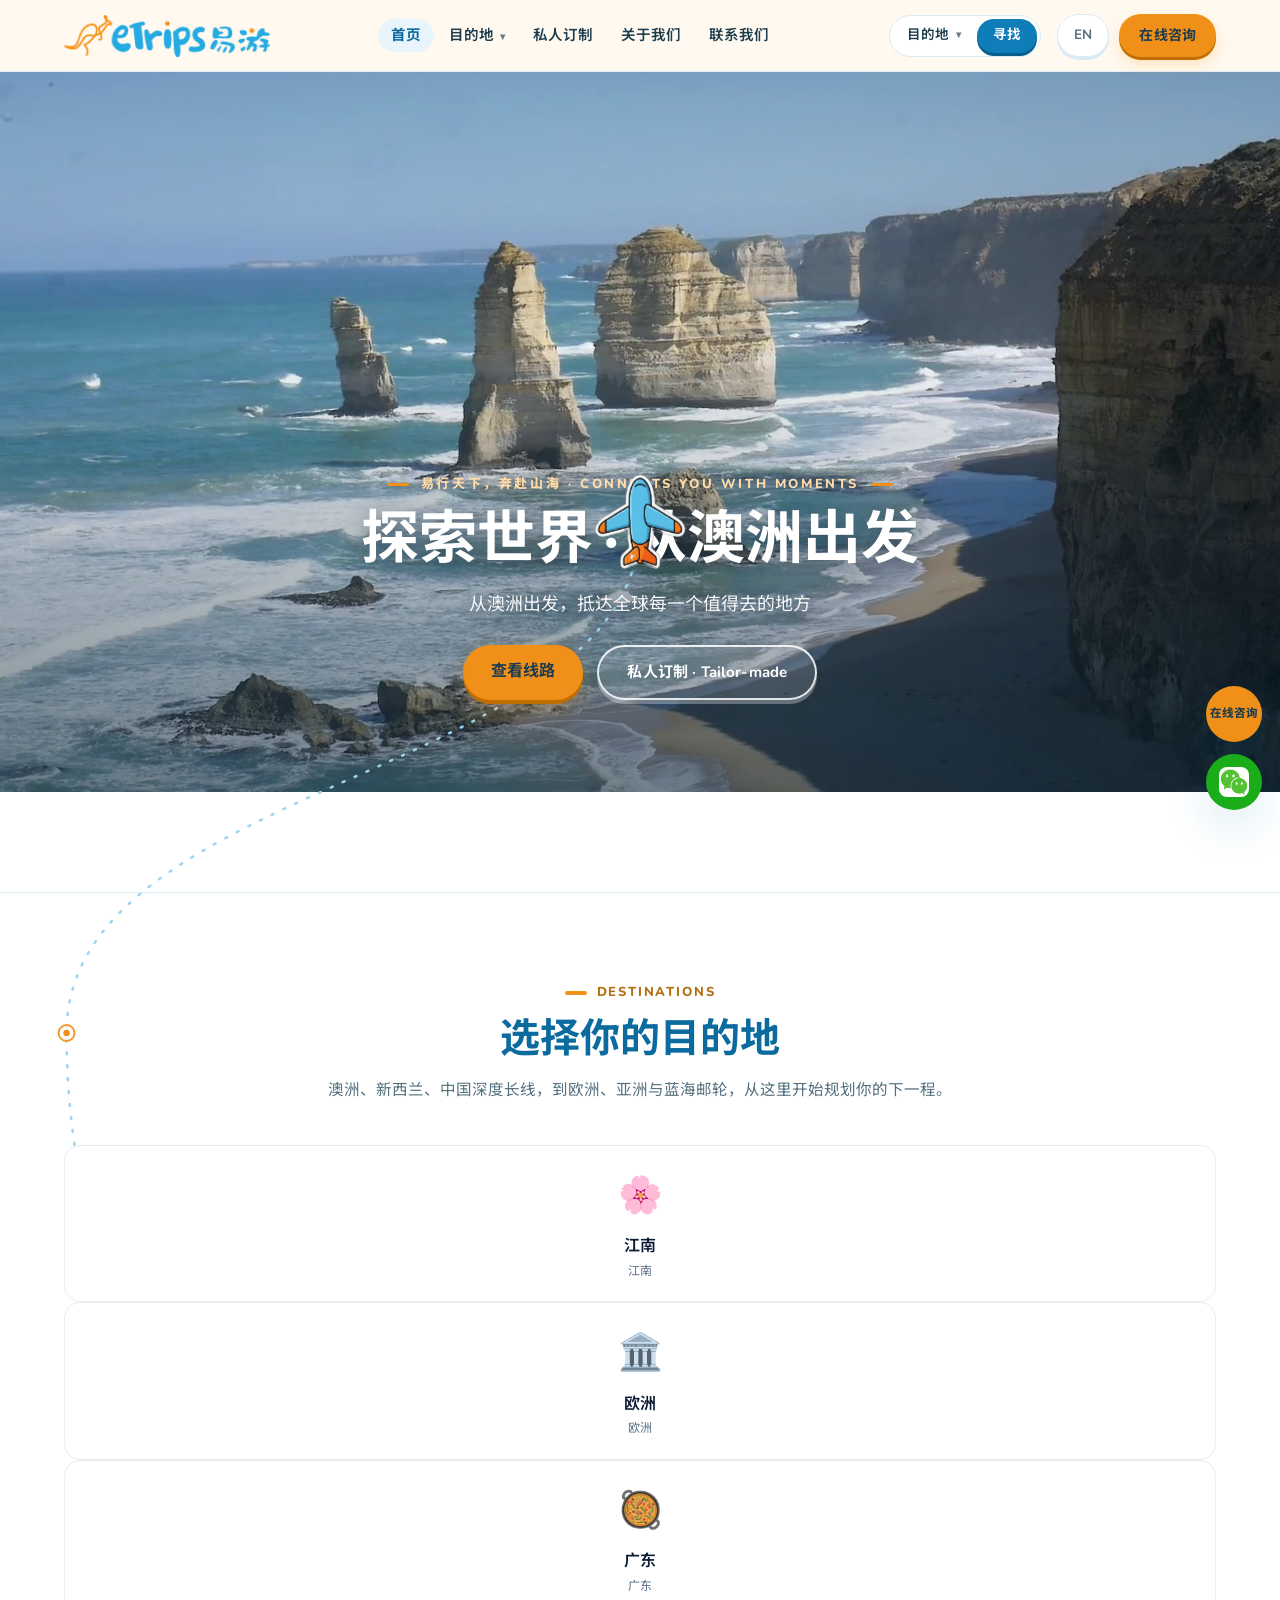
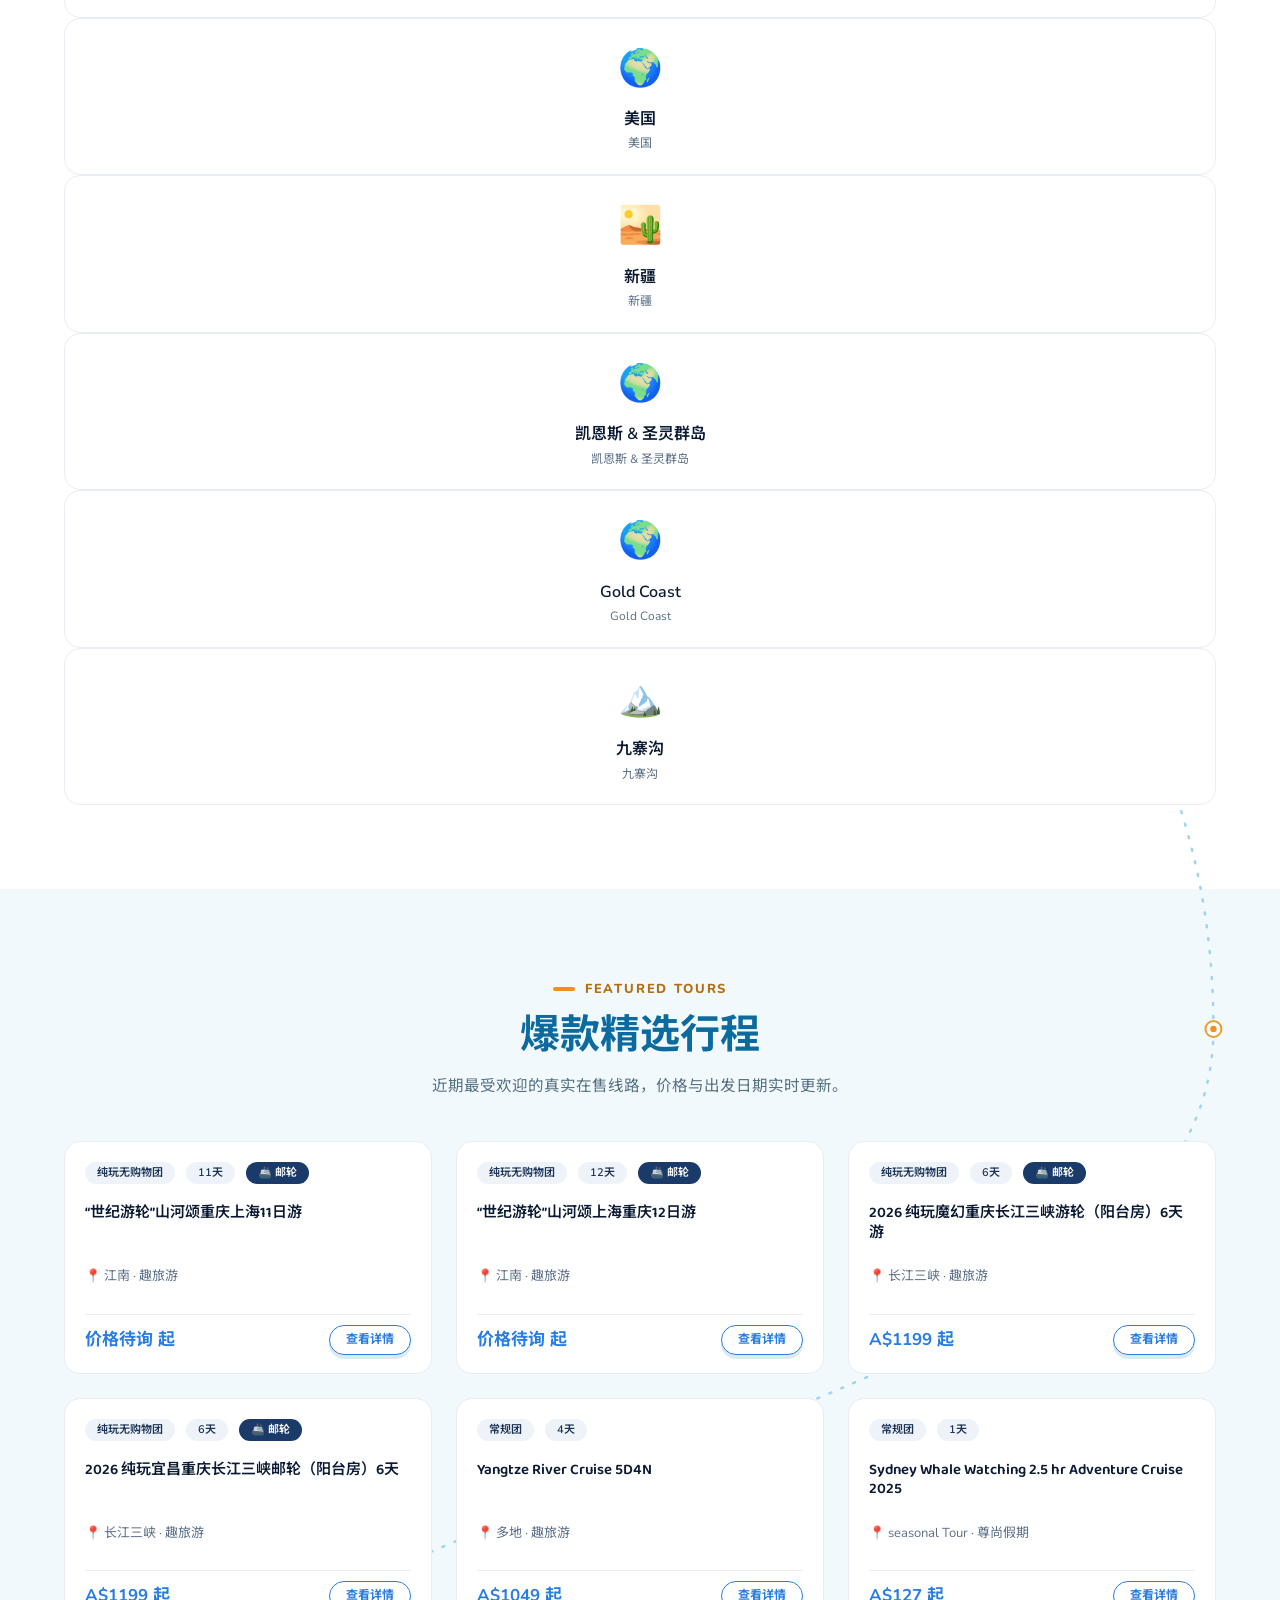
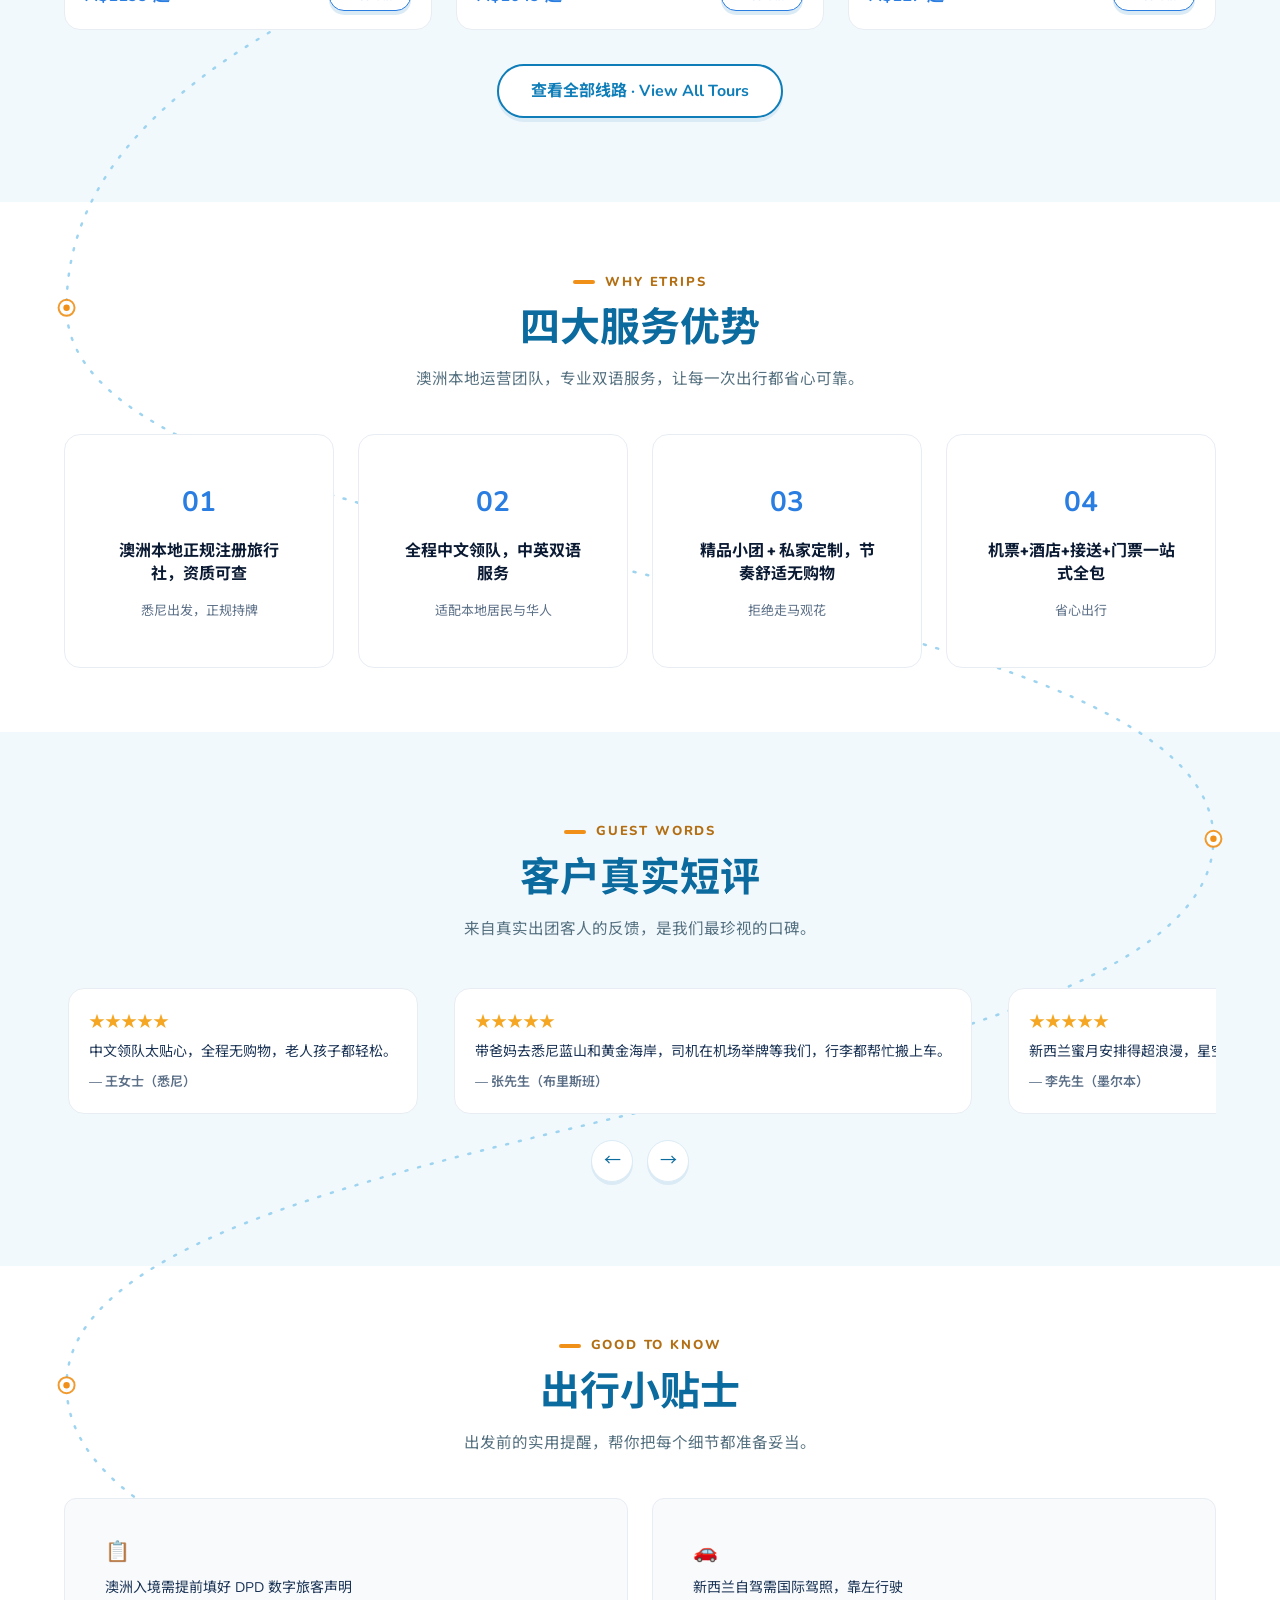
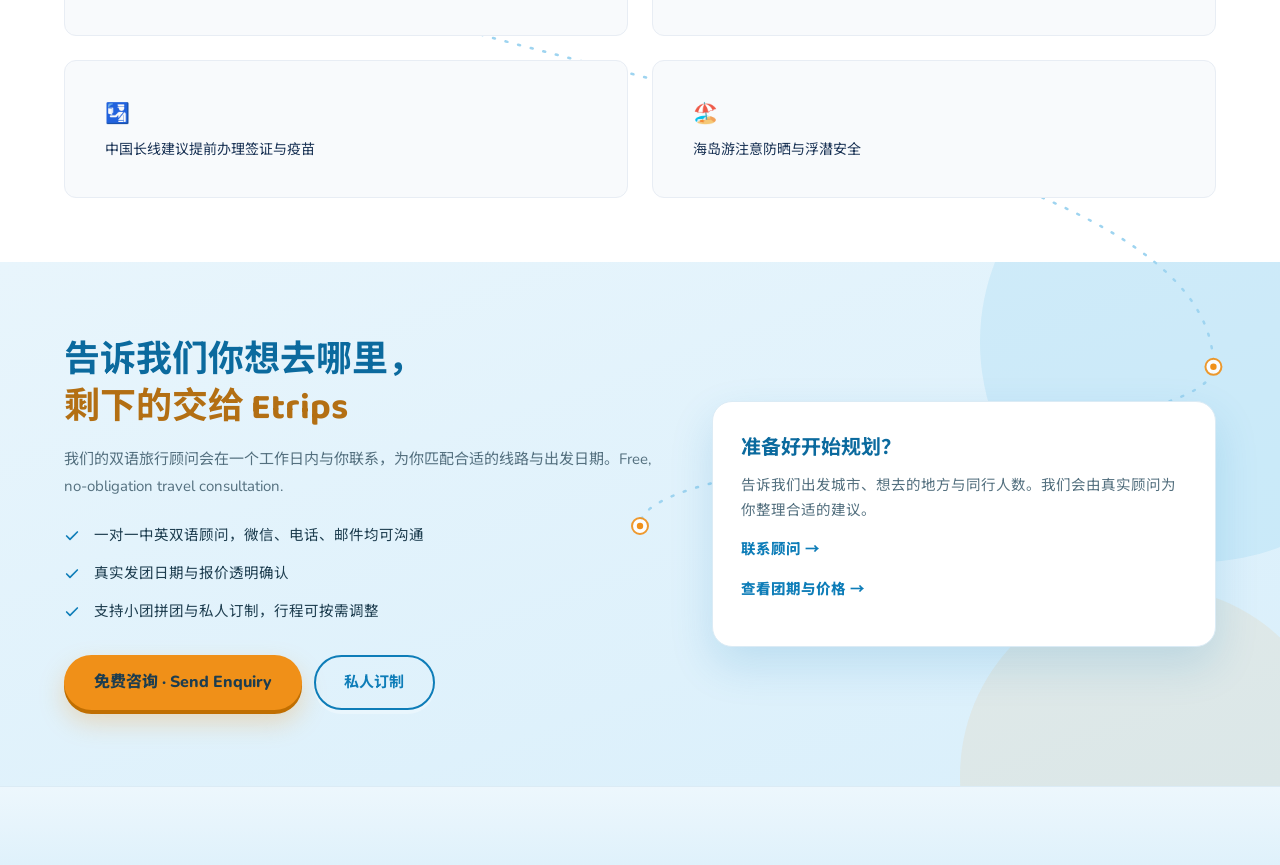
<file: index.html>
<!DOCTYPE html>
<html lang="zh">
<head>
  <meta charset="UTF-8">
  <meta name="viewport" content="width=device-width, initial-scale=1.0">
  <link rel="icon" type="image/png" href="assets/img/logo.png">
  <title>Etrips 国安易游 | 易行天下，奔赴山海 · Australia-Based Travel Experts</title>
  <meta name="description" content="Etrips 国安易游 — 澳洲本地双语旅行社。澳洲、新西兰、中国、欧洲、亚洲精选行程与邮轮专线，中英双语顾问一对一服务。Bilingual travel agency based in Australia.">
  <link rel="preconnect" href="https://fonts.googleapis.com">
  <link rel="preconnect" href="https://fonts.gstatic.com" crossorigin>
  <link rel="stylesheet" href="https://fonts.googleapis.com/css2?family=Baloo+2:wght@600;700;800&family=Nunito:wght@400;600;700;800&family=Noto+Sans+SC:wght@500;700;900&display=swap">
  <link rel="stylesheet" href="assets/css/style.css">
  <link rel="preload" as="image" href="assets/video/hero-twelve-apostles-poster.jpg" fetchpriority="high">
</head>
<body>
  <header class="site-header" id="site-header"></header>
  <div class="float-bar" id="float-bar"></div>
  <main id="main">

    <section class="hero" aria-label="精选出发 · Featured departures">
      <div id="hero-slides">
        <div class="hero-slide active" style="background-image:url('assets/video/hero-twelve-apostles-poster.jpg')">
          <video class="hero-video" muted autoplay loop playsinline poster="assets/video/hero-twelve-apostles-poster.jpg" src="assets/video/hero-twelve-apostles.mp4" aria-hidden="true"></video>
          <div class="container">
            <div class="hero-content">
              <p class="hero-tagline">易行天下，奔赴山海 · Connects you with moments</p>
              <h1>探索世界 · 从澳洲出发</h1>
              <p class="hero-sub">从澳洲出发，抵达全球每一个值得去的地方</p>
              <div class="hero-cta">
                <a href="list.html" class="btn btn-gold">查看线路</a>
                <a href="custom.html" class="btn btn-hero-outline">私人订制 · Tailor-made</a>
              </div>
            </div>
          </div>
        </div>
      </div>
      <div class="hero-dots" id="hero-dots" aria-label="轮播导航"></div>
    </section>

    <section class="trust-band" aria-label="为什么选择 Etrips">
      <div class="container" data-reveal data-reveal-stagger>
        <div class="trust-item">
          <div class="t-ico"><svg viewBox="0 0 24 24" aria-hidden="true"><path class="ico-main" d="M12 1.8 4.6 4.5v6.2c0 5.2 3.2 8.7 7.4 10.9 4.2-2.2 7.4-5.7 7.4-10.9V4.5L12 1.8Z"/><path class="ico-knock" d="m8.6 11.9 2.3 2.3 4.6-4.6" fill="none" stroke-width="2.3" stroke-linecap="round" stroke-linejoin="round"/><circle class="ico-acc" cx="18.6" cy="5.6" r="3"/><path class="ico-knock" d="m17.4 5.6.9.9 1.5-1.5" fill="none" stroke-width="1.3" stroke-linecap="round" stroke-linejoin="round"/></svg></div>
          <div><strong data-i18n="trust.t1">悉尼出发 · 本地持牌</strong><span data-i18n="trust.s1">门店就在悉尼，出发前后都找得到人</span></div>
        </div>
        <div class="trust-item">
          <div class="t-ico"><svg viewBox="0 0 24 24" aria-hidden="true"><path class="ico-main" d="M3 4.6A2.6 2.6 0 0 1 5.6 2h9.8A2.6 2.6 0 0 1 18 4.6v6A2.6 2.6 0 0 1 15.4 13H8.6L4.8 16.2A1 1 0 0 1 3 15.5V4.6Z"/><text class="ico-knock-t" x="10.4" y="10.4" text-anchor="middle" font-size="7.6" font-weight="800" font-family="inherit">中</text><path class="ico-acc" d="M20.4 9.6a2.4 2.4 0 0 1 2.4 2.4v5a2.4 2.4 0 0 1-2.4 2.4h-.3l.2 2a.8.8 0 0 1-1.4.6l-2.4-2.6h-3.2a2.4 2.4 0 0 1-2.4-2.4v-1h4.5c1.7 0 3-1.3 3-3v-3.4h2Z"/><text class="ico-knock-t" x="17.9" y="16.9" text-anchor="middle" font-size="6" font-weight="800" font-family="inherit">A</text></svg></div>
          <div><strong data-i18n="trust.t2">说中文，也说英文</strong><span data-i18n="trust.s2">一对一顾问全程跟进，沟通零障碍</span></div>
        </div>
        <div class="trust-item">
          <div class="t-ico"><svg viewBox="0 0 24 24" aria-hidden="true"><path class="ico-acc" d="M3.2 15.8c2.5-1.2 5.5-3 8.3-5.3" fill="none" stroke-width="1.7" stroke-linecap="round" stroke-dasharray="1 3.1"/><path class="ico-main" d="M21.6 3.2a1.1 1.1 0 0 1 1.2 1.5l-5.8 15.6a1.1 1.1 0 0 1-2 .2l-3-5.3-5.9-2.3a1.1 1.1 0 0 1 .1-2.1L21.6 3.2Z"/><path class="ico-knock" d="m12.2 15 8.6-10" fill="none" stroke-width="1.5" stroke-linecap="round"/></svg></div>
          <div><strong data-i18n="trust.t3">澳新短途到中国长线</strong><span data-i18n="trust.s3">全球目的地，一个顾问帮你排好</span></div>
        </div>
        <div class="trust-item">
          <div class="t-ico"><svg viewBox="0 0 24 24" aria-hidden="true"><path class="ico-main" d="M4 3.4h4.2v2.2H6.2v2.2H4V3.4Zm11.8 0H20v4.4h-2.2V5.6h-2V3.4ZM4 16.2h2.2v2.2h2v2.2H4v-4.4Zm13.8 0H20v4.4h-4.2v-2.2h2V16.2Z"/><rect class="ico-main" x="7.6" y="7.6" width="3.6" height="3.6" rx="1"/><rect class="ico-main" x="12.8" y="12.8" width="3.6" height="3.6" rx="1"/><rect class="ico-main" x="12.8" y="7.6" width="1.6" height="1.6" rx=".5"/><rect class="ico-main" x="9.6" y="12.8" width="1.6" height="1.6" rx=".5"/><rect class="ico-acc" x="2.6" y="10.9" width="18.8" height="2.2" rx="1.1"/></svg></div>
          <div><strong data-i18n="trust.t4">微信随时在线</strong><span data-i18n="trust.s4">扫码即聊，行前行中都有人管</span></div>
        </div>
      </div>
    </section>

    <section class="section" id="destinations" aria-labelledby="dest-title">
      <div class="container">
        <div class="home-section-head" data-reveal>
          <span class="eyebrow">Destinations</span>
          <h2 class="section-title" id="dest-title" data-i18n="home.dest.title">选择你的目的地</h2>
          <p class="section-lede" data-i18n="home.dest.lede">澳洲、新西兰、中国深度长线，到欧洲、亚洲与蓝海邮轮，从这里开始规划你的下一程。</p>
        </div>
        <div id="biz-grid" data-reveal></div>
      </div>
    </section>

    <section class="section adv" id="tours" aria-labelledby="hot-title">
      <div class="container">
        <div class="home-section-head" data-reveal>
          <span class="eyebrow">Featured Tours</span>
          <h2 class="section-title" id="hot-title" data-i18n="home.hot.title">爆款精选行程</h2>
          <p class="section-lede" data-i18n="home.hot.lede">近期最受欢迎的真实在售线路，价格与出发日期实时更新。</p>
        </div>
        <div class="grid grid-3" id="hot-grid" data-reveal data-reveal-stagger></div>
        <div class="section-foot" data-reveal><a class="btn-outline-blue" href="list.html" data-i18n="home.viewall">查看全部线路 · View All Tours</a></div>
      </div>
    </section>

    <section class="section" id="why-etrips" aria-labelledby="adv-title">
      <div class="container">
        <div class="home-section-head" data-reveal>
          <span class="eyebrow">Why Etrips</span>
          <h2 class="section-title" id="adv-title" data-i18n="home.adv.title">四大服务优势</h2>
          <p class="section-lede" data-i18n="home.adv.lede">澳洲本地运营团队，专业双语服务，让每一次出行都省心可靠。</p>
        </div>
        <div class="grid grid-4" id="adv-grid" data-reveal data-reveal-stagger></div>
      </div>
    </section>

    <section class="section adv" id="reviews" aria-labelledby="review-title">
      <div class="container">
        <div class="home-section-head" data-reveal>
          <span class="eyebrow">Guest Words</span>
          <h2 class="section-title" id="review-title" data-i18n="home.review.title">客户真实短评</h2>
          <p class="section-lede" data-i18n="home.review.lede">来自真实出团客人的反馈，是我们最珍视的口碑。</p>
        </div>
        <div class="rev-carousel" data-reveal>
          <div class="rev-track" id="review-grid" tabindex="0" aria-label="客户评价"></div>
          <div class="rev-ctrl">
            <button type="button" class="rev-btn" id="rev-prev" aria-label="上一条评价">&#8592;</button>
            <button type="button" class="rev-btn" id="rev-next" aria-label="下一条评价">&#8594;</button>
          </div>
        </div>
      </div>
    </section>

    <section class="section" id="tips" aria-labelledby="tips-title">
      <div class="container">
        <div class="home-section-head" data-reveal>
          <span class="eyebrow">Good To Know</span>
          <h2 class="section-title" id="tips-title" data-i18n="home.tips.title">出行小贴士</h2>
          <p class="section-lede" data-i18n="home.tips.lede">出发前的实用提醒，帮你把每个细节都准备妥当。</p>
        </div>
        <div class="grid grid-2" id="tips-grid" data-reveal data-reveal-stagger></div>
      </div>
    </section>

    <section class="enquiry" id="enquiry" aria-labelledby="enquiry-title">
      <div class="container enquiry-inner">
        <div class="enquiry-pitch" data-reveal>
          <h2 id="enquiry-title"><span data-i18n="enquiry.t1">告诉我们你想去哪里，</span><br><em data-i18n="enquiry.t2">剩下的交给 Etrips</em></h2>
          <p data-i18n="enquiry.desc">我们的双语旅行顾问会在一个工作日内与你联系，为你匹配合适的线路与出发日期。Free, no-obligation travel consultation.</p>
          <ul class="enquiry-points">
            <li data-i18n="enquiry.p1">一对一中英双语顾问，微信、电话、邮件均可沟通</li>
            <li data-i18n="enquiry.p2">真实发团日期与报价透明确认</li>
            <li data-i18n="enquiry.p3">支持小团拼团与私人订制，行程可按需调整</li>
          </ul>
          <div class="enquiry-actions">
            <a class="btn-enquire" href="contact.html" data-i18n="enquiry.cta1">免费咨询 · Send Enquiry</a>
            <a class="btn btn-hero-outline" href="custom.html" data-i18n="enquiry.cta2">私人订制</a>
          </div>
        </div>
        <aside class="enquiry-card" data-reveal data-reveal-delay="120">
          <h3 data-i18n="enquiry.card.title">准备好开始规划？</h3>
          <p data-i18n="enquiry.card.desc">告诉我们出发城市、想去的地方与同行人数。我们会由真实顾问为你整理合适的建议。</p>
          <p><a href="contact.html" data-i18n="enquiry.card.l1">联系顾问 →</a></p>
          <p><a href="departures.html" data-i18n="enquiry.card.l2">查看团期与价格 →</a></p>
        </aside>
      </div>
    </section>

  </main>
  <footer class="site-footer" id="site-footer"></footer>
  <script src="assets/js/destinations.js"></script>
  <script src="assets/js/i18n.js"></script>
  <script src="assets/js/data.js"></script>
  <script src="assets/js/site.js"></script>
  <script src="assets/js/home.js"></script>
  <script src="assets/js/vendor/gsap.min.js" defer></script>
  <script src="assets/js/vendor/ScrollTrigger.min.js" defer></script>
  <script src="assets/js/vendor/MotionPathPlugin.min.js" defer></script>
  <script src="assets/js/flight-route.js" defer></script>
  <script src="assets/js/motion.js"></script>
</body>
</html>
</file>
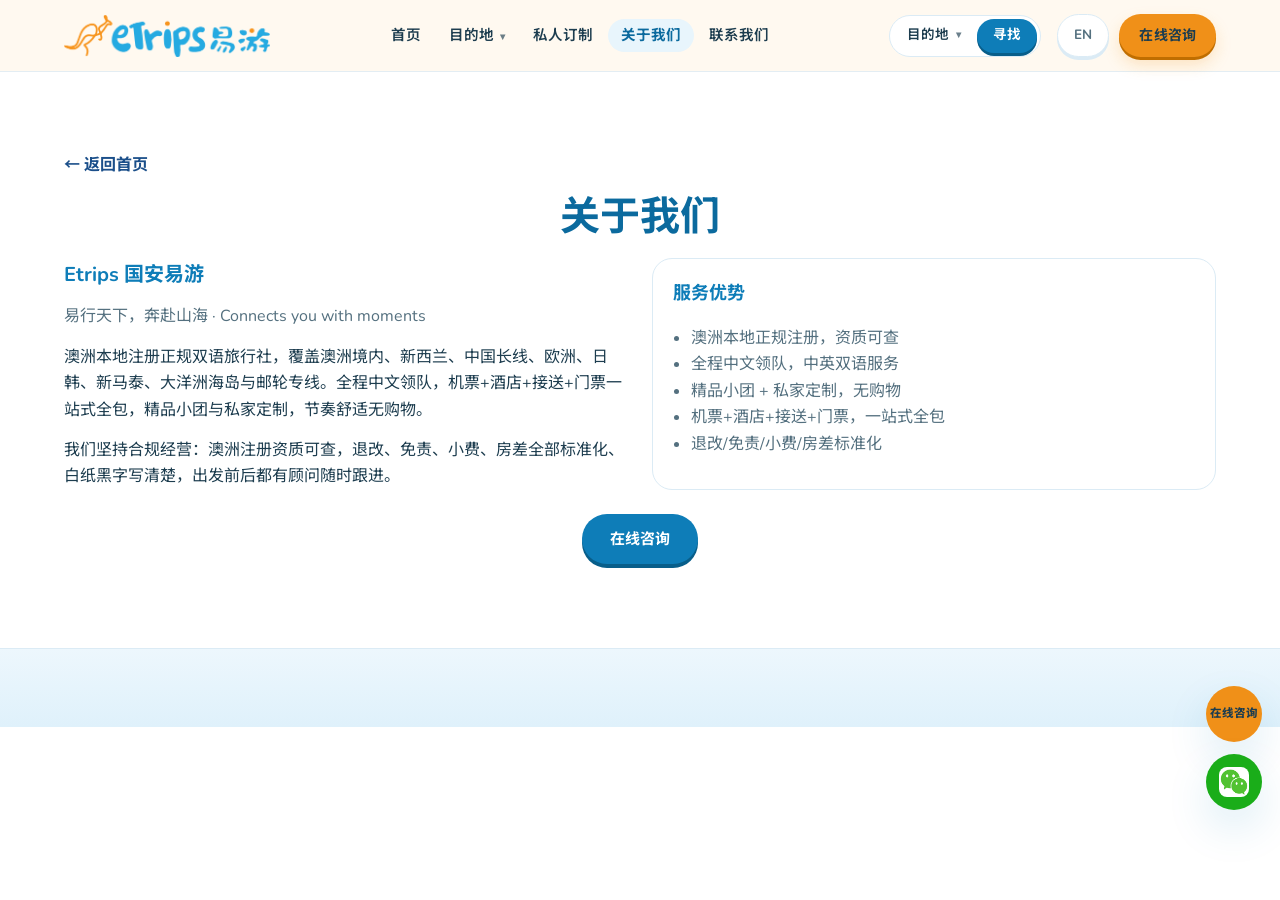
<file: about.html>
<!DOCTYPE html>
<html lang="zh">
<head>
  <meta charset="UTF-8"><meta name="viewport" content="width=device-width, initial-scale=1.0">
  <link rel="icon" type="image/png" href="assets/img/logo.png">
  <title>Etrips 国安易游 | 易行天下，奔赴山海 · 关于我们</title>
  <link rel="preconnect" href="https://fonts.googleapis.com">
  <link rel="preconnect" href="https://fonts.gstatic.com" crossorigin>
  <link rel="stylesheet" href="https://fonts.googleapis.com/css2?family=Baloo+2:wght@600;700;800&family=Nunito:wght@400;600;700;800&family=Noto+Sans+SC:wght@500;700;900&display=swap">
  <link rel="stylesheet" href="assets/css/style.css">
</head>
<body>
  <header class="site-header" id="site-header"></header>
  <div class="float-bar" id="float-bar"></div>
  <section class="section" style="padding-top:80px">
    <div class="container">
      <a href="index.html" style="display:inline-block;margin-bottom:16px;color:#1b4f8a;font-weight:700;text-decoration:none">← 返回首页</a>
      <h1 class="section-title" data-i18n="about.title">关于我们</h1>
      <div class="grid grid-2" style="align-items:center">
        <div>
          <h2 style="color:var(--navy);margin-bottom:12px;font-size:20px">Etrips 国安易游</h2>
          <p class="muted" style="margin-bottom:14px">易行天下，奔赴山海 · Connects you with moments</p>
          <p>澳洲本地注册正规双语旅行社，覆盖澳洲境内、新西兰、中国长线、欧洲、日韩、新马泰、大洋洲海岛与邮轮专线。全程中文领队，机票+酒店+接送+门票一站式全包，精品小团与私家定制，节奏舒适无购物。</p>
          <p style="margin-top:14px">我们坚持合规经营：澳洲注册资质可查，退改、免责、小费、房差全部标准化、白纸黑字写清楚，出发前后都有顾问随时跟进。</p>
        </div>
        <div class="card"><div class="body">
          <h2 style="font-size:18px;color:var(--navy)">服务优势</h2>
          <ul style="margin:8px 0 0 18px;color:var(--text-soft)">
            <li>澳洲本地正规注册，资质可查</li>
            <li>全程中文领队，中英双语服务</li>
            <li>精品小团 + 私家定制，无购物</li>
            <li>机票+酒店+接送+门票，一站式全包</li>
            <li>退改/免责/小费/房差标准化</li>
          </ul>
        </div></div>
      </div>
      <div style="text-align:center;margin-top:24px"><a href="contact.html" class="btn btn-primary" data-i18n="btn.consult">在线咨询</a></div>
    </div>
  </section>
  <footer class="site-footer" id="site-footer"></footer>
  <script src="assets/js/i18n.js"></script>
  <script src="assets/js/data.js"></script>
  <script src="assets/js/site.js"></script>
  <script src="assets/js/motion.js"></script>
</body>
</html>
</file>
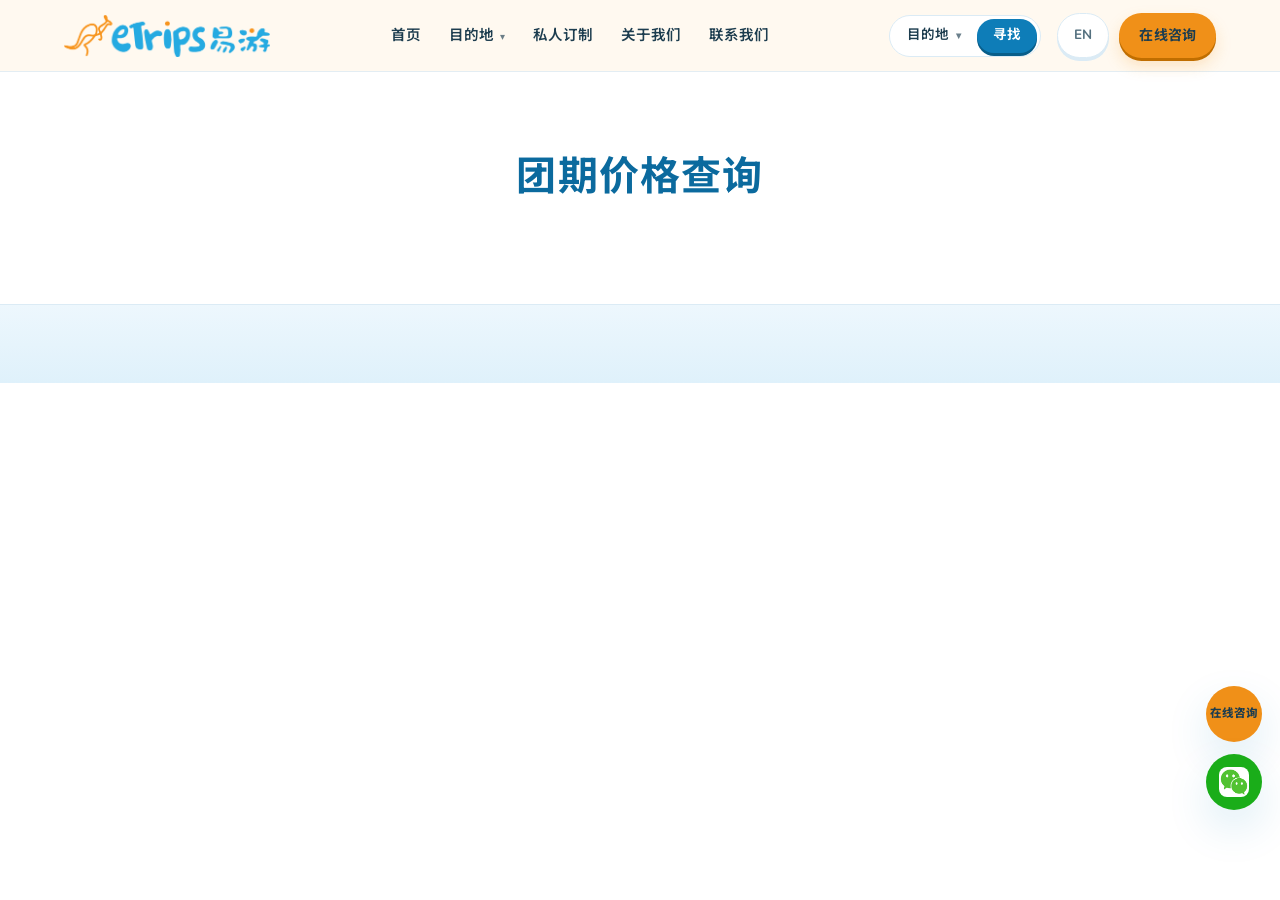
<file: departures.html>
<!DOCTYPE html>
<html lang="zh">
<head>
  <meta charset="UTF-8"><meta name="viewport" content="width=device-width, initial-scale=1.0">
  <link rel="icon" type="image/png" href="assets/img/logo.png">
  <title>Etrips 国安易游 | 易行天下，奔赴山海 · 团期价格</title>
  <link rel="preconnect" href="https://fonts.googleapis.com">
  <link rel="preconnect" href="https://fonts.gstatic.com" crossorigin>
  <link rel="stylesheet" href="https://fonts.googleapis.com/css2?family=Baloo+2:wght@600;700;800&family=Nunito:wght@400;600;700;800&family=Noto+Sans+SC:wght@500;700;900&display=swap">
  <link rel="stylesheet" href="assets/css/style.css">
</head>
<body>
  <header class="site-header" id="site-header"></header>
  <div class="float-bar" id="float-bar"></div>
  <section class="section" style="padding-top:80px">
    <div class="container">
      <h1 class="section-title" data-i18n="dep.title">团期价格查询</h1>
      <div class="grid grid-3" id="dep-grid"></div>
    </div>
  </section>
  <footer class="site-footer" id="site-footer"></footer>
  <script src="assets/js/i18n.js"></script>
  <script src="assets/js/data.js"></script>
  <script src="assets/js/site.js"></script>
  <script>
  (function(){
    const D=window.DEPARTURES,T=window.TOURS,I=window.I18N;
    function render(){
      const lang=window.Etrips.getLang();
      const MONTHS=['Jan','Feb','Mar','Apr','May','Jun','Jul','Aug','Sep','Oct','Nov','Dec'];
      document.getElementById('dep-grid').innerHTML=D.map(d=>{
        const t=T.find(x=>x.id===d.id)||{nameZh:d.id,nameEn:d.id};
        const low=d.seats<=3;
        const seats = low ? (lang==='zh'?'仅余 '+d.seats+' 位':'Only '+d.seats+' left') : (lang==='zh'?d.seats+' 位可订':d.seats+' seats open');
        const [y,m,day]=d.date.split('-');
        const mon = lang==='zh' ? (+m)+'月' : MONTHS[+m-1];
        return `<div class="card dep-card"><div class="body">
          <div class="dep-top">
            <span class="dep-date" aria-label="${d.date}"><b>${+day}</b><span>${mon} ${y}</span></span>
            <div class="dep-info">
              <h3>${lang==='zh'?t.nameZh:t.nameEn}</h3>
              <span class="dep-seats${low?' low':''}">${seats}</span>
            </div>
          </div>
          <div class="dep-foot">
            <span class="dep-price"><i>${lang==='zh'?'每人起':'from pp'}</i>${d.price}</span>
            <a href="detail.html@id=${d.id}.html" class="btn btn-outline" data-i18n="btn.detail">查看详情</a>
          </div>
        </div></div>`;
      }).join('');
      window.Etrips.applyLang({ emit: false });
    }
    document.addEventListener('DOMContentLoaded',render);
    window.addEventListener('langchange',render);
  })();
  </script>
  <script src="assets/js/motion.js"></script>
</body>
</html>
</file>
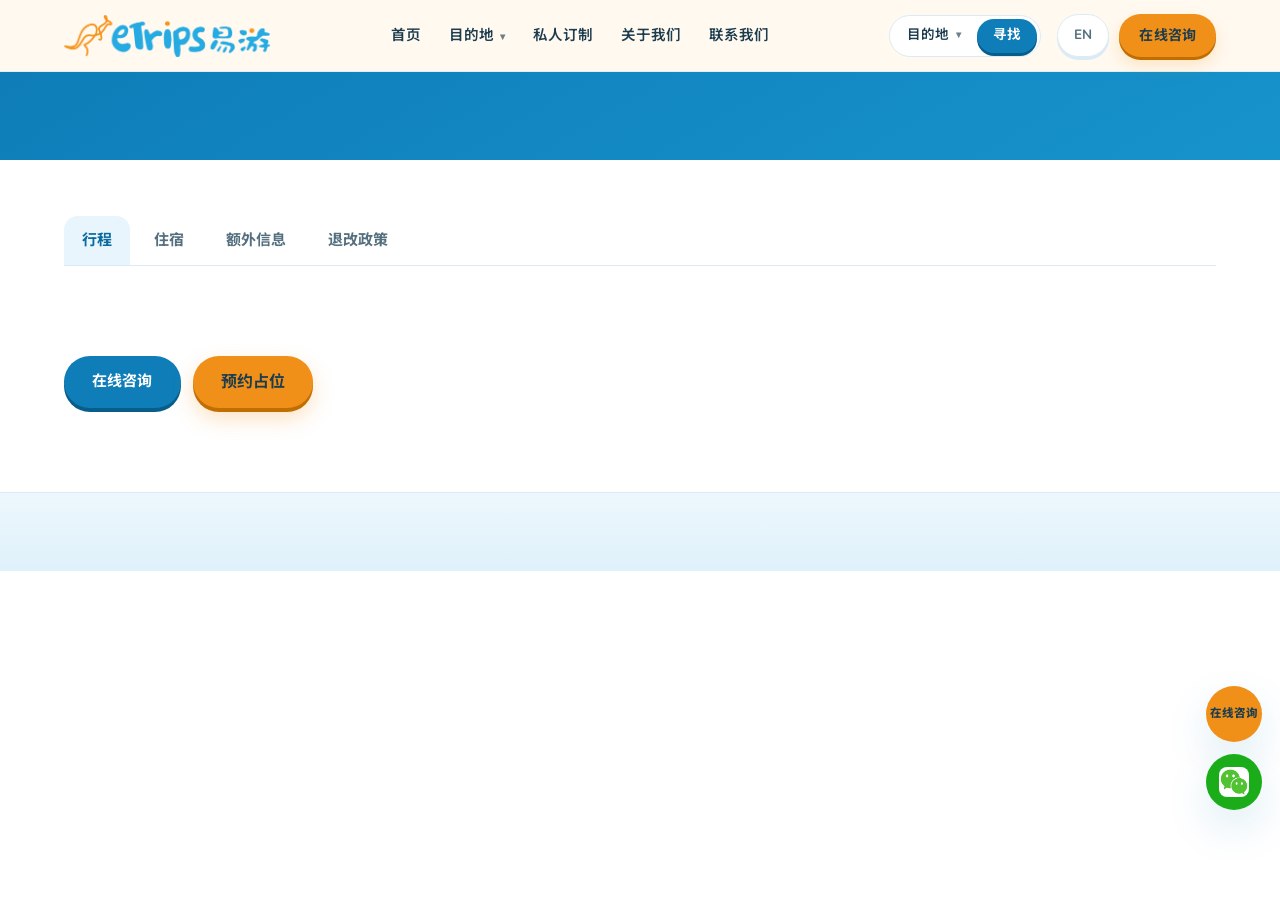
<file: detail.html>
<!DOCTYPE html>
<html lang="zh">
<head>
  <meta charset="UTF-8">
  <meta name="viewport" content="width=device-width, initial-scale=1.0">
  <link rel="icon" type="image/png" href="assets/img/logo.png">
  <title>Etrips 国安易游 | 易行天下，奔赴山海 · 行程详情</title>
  <link rel="preconnect" href="https://fonts.googleapis.com">
  <link rel="preconnect" href="https://fonts.gstatic.com" crossorigin>
  <link rel="stylesheet" href="https://fonts.googleapis.com/css2?family=Baloo+2:wght@600;700;800&family=Nunito:wght@400;600;700;800&family=Noto+Sans+SC:wght@500;700;900&display=swap">
  <link rel="stylesheet" href="assets/css/style.css">
</head>
<body>
  <header class="site-header" id="site-header"></header>
  <div class="float-bar" id="float-bar"></div>

  <section class="detail-hero">
    <div class="container">
      <div id="detail-head"></div>
    </div>
  </section>

  <section class="section" style="padding-top:30px">
    <div class="container">
      <div class="tabs" id="tabs">
        <button class="active" data-tab="itinerary" data-i18n="tab.itinerary">行程</button>
        <button data-tab="hotel" data-i18n="tab.hotel">住宿</button>
        <button data-tab="extra" data-i18n="tab.extra">额外信息</button>
        <button data-tab="cancel" data-i18n="tab.cancel">退改政策</button>
      </div>

      <div class="tab-panel active" id="panel-itinerary"></div>
      <div class="tab-panel" id="panel-hotel"></div>
      <div class="tab-panel" id="panel-extra"></div>
      <div class="tab-panel" id="panel-cancel"></div>

      <div style="display:flex;gap:12px;margin-top:24px;flex-wrap:wrap">
        <a href="contact.html" class="btn btn-primary" data-i18n="btn.consult">在线咨询</a>
        <a href="contact.html" class="btn btn-gold" data-i18n="btn.book">预约占位</a>
      </div>
    </div>
  </section>

  <footer class="site-footer" id="site-footer"></footer>

  <script src="assets/js/i18n.js"></script>
  <script src="assets/js/data.js"></script>
  <script src="assets/js/site.js"></script>
  <script src="assets/js/detail.js"></script>
  <script src="assets/js/motion.js"></script>
</body>
</html>
</file>
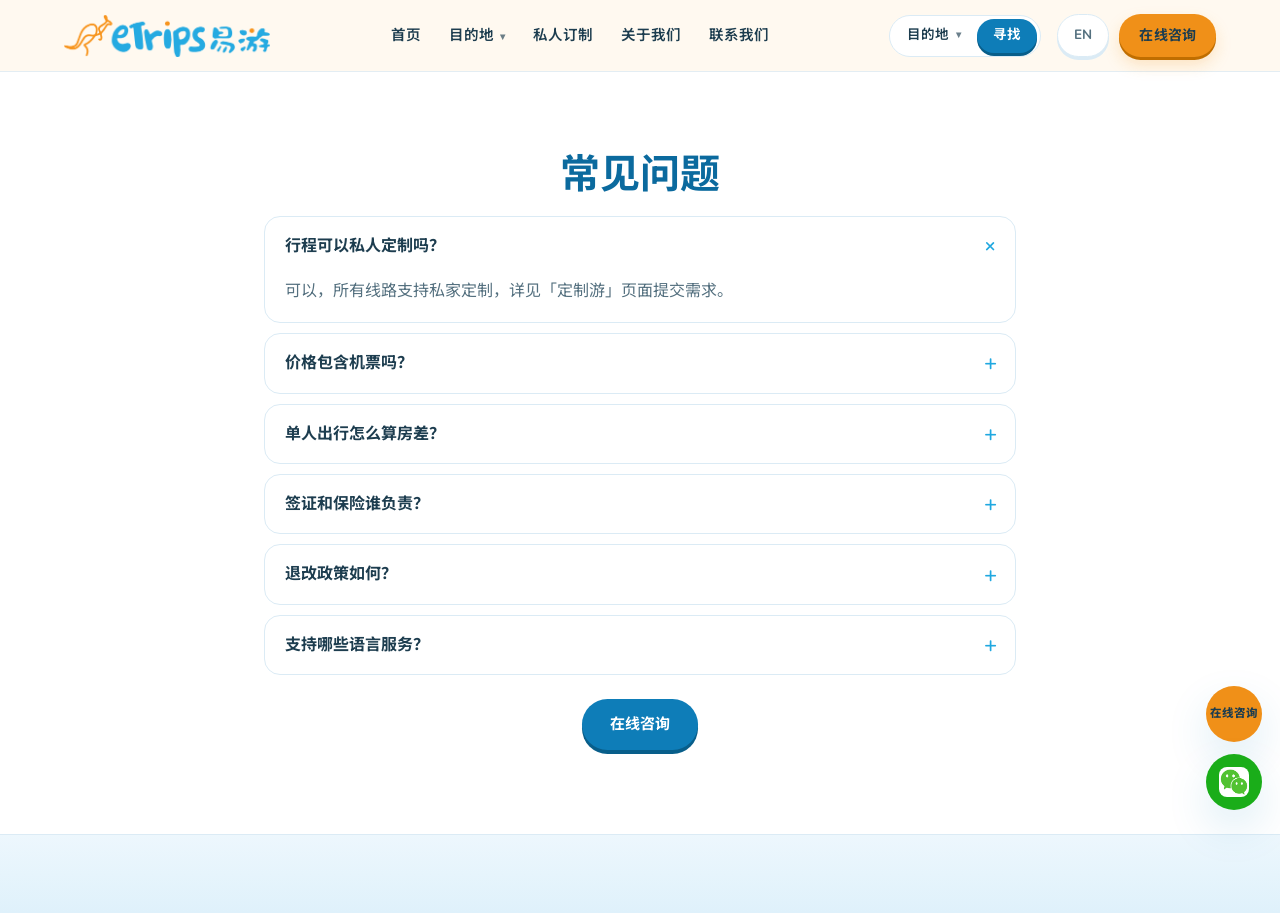
<file: faq.html>
<!DOCTYPE html>
<html lang="zh">
<head>
  <meta charset="UTF-8"><meta name="viewport" content="width=device-width, initial-scale=1.0">
  <link rel="icon" type="image/png" href="assets/img/logo.png">
  <title>Etrips 国安易游 | 易行天下，奔赴山海 · 常见问题</title>
  <link rel="preconnect" href="https://fonts.googleapis.com">
  <link rel="preconnect" href="https://fonts.gstatic.com" crossorigin>
  <link rel="stylesheet" href="https://fonts.googleapis.com/css2?family=Baloo+2:wght@600;700;800&family=Nunito:wght@400;600;700;800&family=Noto+Sans+SC:wght@500;700;900&display=swap">
  <link rel="stylesheet" href="assets/css/style.css">
</head>
<body>
  <header class="site-header" id="site-header"></header>
  <div class="float-bar" id="float-bar"></div>
  <section class="section" style="padding-top:80px">
    <div class="container" style="max-width:800px">
      <h1 class="section-title" data-i18n="faq.title">常见问题</h1>
      <details class="faq-item" open><summary>行程可以私人定制吗？</summary><div class="ans">可以，所有线路支持私家定制，详见「定制游」页面提交需求。</div></details>
      <details class="faq-item"><summary>价格包含机票吗？</summary><div class="ans">标准团含国际/内陆机票含税及行李额度，详见各线路「额外信息」Tab。</div></details>
      <details class="faq-item"><summary>单人出行怎么算房差？</summary><div class="ans">单人需补单人房差，或安排拼房，详情见费用说明。</div></details>
      <details class="faq-item"><summary>签证和保险谁负责？</summary><div class="ans">护照签证费用不含；建议自行购买旅游保险，出行前确认健康与签证要求。</div></details>
      <details class="faq-item"><summary>退改政策如何？</summary><div class="ans">按出发前天数阶梯扣款，详见线路「退改政策」Tab，以合同为准。</div></details>
      <details class="faq-item"><summary>支持哪些语言服务？</summary><div class="ans">全程中文领队，中英双语服务，适配本地居民与华人客群。</div></details>
      <div style="text-align:center;margin-top:24px"><a href="contact.html" class="btn btn-primary" data-i18n="btn.consult">在线咨询</a></div>
    </div>
  </section>
  <footer class="site-footer" id="site-footer"></footer>
  <script src="assets/js/i18n.js"></script>
  <script src="assets/js/data.js"></script>
  <script src="assets/js/site.js"></script>
  <script src="assets/js/motion.js"></script>
</body>
</html>
</file>
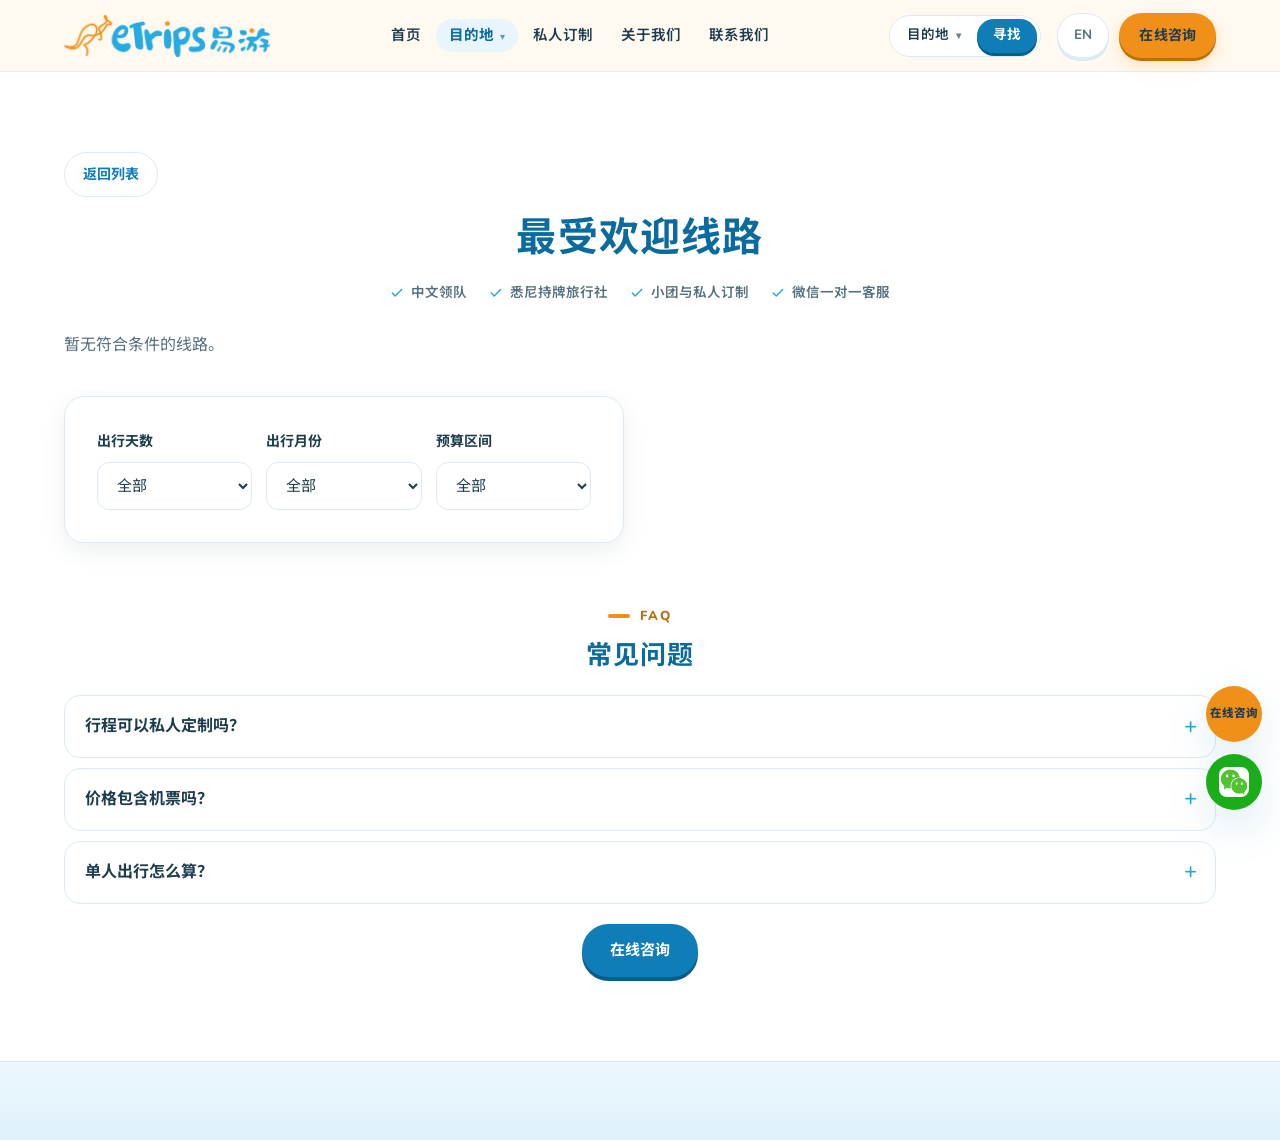
<file: list.html>
<!DOCTYPE html>
<html lang="zh">
<head>
  <meta charset="UTF-8">
  <meta name="viewport" content="width=device-width, initial-scale=1.0">
  <link rel="icon" type="image/png" href="assets/img/logo.png">
  <title>Etrips 国安易游 | 易行天下，奔赴山海 · 线路列表</title>
  <link rel="preconnect" href="https://fonts.googleapis.com">
  <link rel="preconnect" href="https://fonts.gstatic.com" crossorigin>
  <link rel="stylesheet" href="https://fonts.googleapis.com/css2?family=Baloo+2:wght@600;700;800&family=Nunito:wght@400;600;700;800&family=Noto+Sans+SC:wght@500;700;900&display=swap">
  <link rel="stylesheet" href="assets/css/style.css">
  <script>if(/[?&]d=/.test(location.search))document.documentElement.classList.add("has-region");</script>
</head>
<body>
  <header class="site-header" id="site-header"></header>
  <div class="float-bar" id="float-bar"></div>

  <section class="section" style="padding-top:80px">
    <div class="container">
      <a href="javascript:void(0)" id="back-btn" class="back-btn" hidden onclick="goBack()" data-i18n="btn.back">← 返回</a>
      <h2 class="section-title" id="hot-title" data-i18n="home.hot.title">爆款精选行程</h2>
      <div class="trust-line"><span data-i18n="list.trust1">中文领队</span><span data-i18n="list.trust2">悉尼持牌旅行社</span><span data-i18n="list.trust3">小团与私人订制</span><span data-i18n="list.trust4">微信一对一客服</span></div>

      <!-- 目的地分区行程规划（按 ?d= 自动取用，统一格式） -->
      <div id="region-plan" class="region-plan" hidden></div>

      <div class="grid grid-3" id="list-grid"></div>

      <!-- 智能筛选栏（移至底部） -->
      <div class="form-card" id="filter-bar" style="margin:36px 0 28px">
        <div class="grid grid-3" style="gap:14px">
          <div class="form-row" style="margin:0">
            <label data-i18n="list.filter.days">出行天数</label>
            <select id="f-days"><option value="" data-i18n="list.filter.all">全部</option>
              <option value="s">≤7 天</option><option value="m">8-10 天</option><option value="l">≥11 天</option></select>
          </div>
          <div class="form-row" style="margin:0">
            <label data-i18n="list.filter.month">出行月份</label>
            <select id="f-month"><option value="" data-i18n="list.filter.all">全部</option>
              <option value="summer">夏季</option><option value="year">全年</option></select>
          </div>
          <div class="form-row" style="margin:0">
            <label data-i18n="list.filter.budget">预算区间</label>
            <select id="f-budget"><option value="" data-i18n="list.filter.all">全部</option>
              <option value="low">经济</option><option value="medium">中端</option><option value="high">高端</option></select>
          </div>
        </div>
      </div>

      <!-- FAQ + 咨询入口 -->
      <div class="home-section-head" style="margin-top:56px;margin-bottom:20px">
        <span class="eyebrow">FAQ</span>
        <h3 class="section-title" style="font-size:26px;margin-bottom:0" data-i18n="list.faq.title">常见问题</h3>
      </div>
      <details class="faq-item"><summary>行程可以私人定制吗？</summary><div class="ans">可以，所有线路支持私家定制，详见定制游页面。</div></details>
      <details class="faq-item"><summary>价格包含机票吗？</summary><div class="ans">标准团含国际/内陆机票含税及行李额度，详见各线路「额外信息」。</div></details>
      <details class="faq-item"><summary>单人出行怎么算？</summary><div class="ans">单人需补单人房差，或安排拼房，详见费用说明。</div></details>
      <div style="text-align:center;margin-top:20px">
        <a href="contact.html" class="btn btn-primary" data-i18n="btn.consult">在线咨询</a>
      </div>
    </div>
  </section>

  <footer class="site-footer" id="site-footer"></footer>

  <script src="assets/js/i18n.js"></script>
  <script src="assets/js/data.js"></script>
  <script src="assets/js/region-plans.js"></script>
  <script src="assets/js/region-china.js@v=20260726"></script>
  <script src="assets/js/region-australia.js@v=20260726"></script>
  <script src="assets/js/region-asia.js@v=20260726"></script>
  <script src="assets/js/region-europe.js@v=20260726"></script>
  <script src="assets/js/region-america.js@v=20260726"></script>
  <script src="assets/js/region-nz.js@v=20260726"></script>
  <script src="assets/js/region-special.js@v=20260726"></script>
  <script src="assets/js/region-cruise.js@v=20260726"></script>
  <script src="assets/js/region-island.js@v=20260726"></script>
  <script src="assets/js/region-other.js@v=20260726"></script>
  <script src="assets/js/site.js"></script>
  <script src="assets/js/list.js"></script>
  <script src="assets/js/motion.js"></script>
</body>
</html>
</file>
<file: assets/css/style.css>
/* ============================================================
   Etrips 国安易游 — Global Styles v3 (2026-07 sunny register)
   Law: DESIGN-V3-BRIEF.md — light blue + orange on warm white,
   logo-matched energy, 70% professional / 30% playful.
   Every selector is a JS-rendered contract (see DESIGN.md list).
   region-plans.js is generated — never hand-edit; .rp-* restyle
   happens here only.
   ============================================================ */

/* ---------- Tokens (logo-sampled, WCAG computed 2026-07-17) ---------- */
:root{
  --cream:#FFFFFF;          /* page canvas — PURE WHITE (founder v3.1 ruling) */
  --white:#FFFFFF;          /* cards */
  --sky:#20A8E0;            /* logo sky — fills, decor, large art only (2.7 on white) */
  --sky-deep:#0E7DB8;       /* links, white-on-it AA 4.52 */
  --sky-text:#0B6A9E;       /* headings + text-blue, AA 5.88 */
  --sky-tint:#E8F5FC;       /* tinted bands, hovers */
  --sky-band:#F2F9FD;       /* faint alternating band */
  --orange:#F09018;         /* logo orange — badges/decor (ink text on it, 4.2) */
  --btn-orange:#F09018;     /* CTA fill = logo orange (创始人 2026-07-18: 提亮) — ink text 4.75 AA-large */
  --btn-orange-hover:#C96D00;
  --orange-deep:#B36F13;    /* orange as text, large/bold only */
  --orange-tint:#FFF4E2;    /* light gold chips */
  --ink:#1D3D4F;            /* body text, 11.5 AAA on white */
  --muted:#54707F;          /* secondary text, 5.25 on white */
  --subtle:#7E96A3;         /* captions >=18px */
  --line:#E3EDF3;           /* hairline on white (cool) */
  --line-cool:#DBEBF5;      /* hairline on white/sky-tint */
  --wechat:#1AAD19;

  --font-display:"Baloo 2","Noto Sans SC","PingFang SC","Microsoft YaHei",sans-serif;
  --font-body:"Nunito",-apple-system,"PingFang SC","Hiragino Sans GB","Microsoft YaHei","Noto Sans SC",sans-serif;

  --radius:20px;
  --radius-sm:12px;
  --pill:999px;
  --shadow-lift:0 18px 44px rgba(14,125,184,.14);
  --shadow-soft:0 8px 24px rgba(29,61,79,.08);
  --focus-ring:0 0 0 3px rgba(32,168,224,.4);
  --maxw:1200px;
  --header-h:72px;
  --ease-out:cubic-bezier(.16,1,.3,1);
  --ease-pop:cubic-bezier(.34,1.3,.64,1);

  /* legacy aliases (inline styles / generated markup) */
  --navy:#0E7DB8; --navy-dark:#0B6A9E; --navy-soft:#20A8E0;
  --deep:#1D3D4F; --paper:#FFFFFF;
  --gold:#F09018; --gold-bright:#F09018; --gold-deep:#B36F13; --gold-soft:#FFF4E2;
  --accent:#F09018; --bg:#FFFFFF; --bg-soft:#E8F5FC; --surface:#FFFFFF;
  --text:#1D3D4F; --text-soft:#54707F; --border:#E3EDF3; --line-navy:rgba(255,255,255,.35);
}

/* ---------- Base ---------- */
*{box-sizing:border-box;margin:0;padding:0}
html{scroll-behavior:smooth}
body{font-family:var(--font-body);color:var(--ink);background:var(--cream);
  line-height:1.65;padding-top:var(--header-h);font-size:16px;
  -webkit-font-smoothing:antialiased;text-rendering:optimizeLegibility}
img{max-width:100%;display:block}
a{color:inherit;text-decoration:none}
button,input,select,textarea{font:inherit}
::selection{background:var(--sky-tint);color:var(--ink)}
.container{max-width:var(--maxw);margin:0 auto;padding:0 24px}
.muted{color:var(--muted)}

/* CJK rules */
:lang(zh-Hans) body,body:lang(zh-Hans){line-height:1.8}
:lang(zh-Hans) h1,:lang(zh-Hans) h2,:lang(zh-Hans) h3{line-height:1.35;letter-spacing:.03em;font-synthesis:none}
:lang(zh-Hans) p,:lang(zh-Hans) li{font-synthesis:none;text-autospace:normal}
:lang(en) body{line-height:1.6}

/* ---------- Motion primitives ---------- */
.js-motion [data-reveal],.js-motion .reveal-init{opacity:0;transform:translateY(18px)}
.js-motion [data-reveal].revealed,.js-motion .reveal-init.revealed{
  opacity:1;transform:none;transition:opacity .55s var(--ease-out),transform .55s var(--ease-pop)}
@media(prefers-reduced-motion:reduce){
  .js-motion [data-reveal],.js-motion .reveal-init{opacity:1;transform:none;transition:none}
  html{scroll-behavior:auto}
}

/* ---------- Buttons (pills — logo register) ---------- */
/* 按钮统一 3D 系统：实底色 + 深色下沿（--btn-edge），悬停抬起、按下压实 */
.btn{display:inline-block;padding:13px 28px;border-radius:var(--pill);font-weight:700;
  cursor:pointer;border:none;font-size:15px;letter-spacing:.01em;
  box-shadow:0 4px 0 var(--btn-edge,transparent);
  transition:transform .18s var(--ease-pop),box-shadow .18s,background .22s,color .22s,filter .22s}
.btn:hover{transform:translateY(-2px);box-shadow:0 6px 0 var(--btn-edge,transparent)}
.btn:active{transform:translateY(2px);box-shadow:0 1px 0 var(--btn-edge,transparent)}
.btn-primary{--btn-edge:#085E8A;background:var(--sky-deep);color:#fff}
.btn-primary:hover{background:var(--sky-deep);box-shadow:0 6px 0 var(--btn-edge),0 12px 22px rgba(14,125,184,.22)}
.btn-gold{--btn-edge:#C06E00;background:var(--btn-orange);color:var(--ink);font-size:16px;
  box-shadow:0 4px 0 var(--btn-edge),0 10px 22px rgba(240,144,24,.28)}
.btn-gold:hover{background:var(--btn-orange);box-shadow:0 6px 0 var(--btn-edge),0 14px 26px rgba(240,144,24,.34)}
.btn-gold:active{box-shadow:0 1px 0 var(--btn-edge),0 6px 14px rgba(240,144,24,.3)}
.btn-outline{--btn-edge:var(--line-cool);border:2px solid var(--sky-deep);color:var(--sky-deep);
  background:var(--white);padding:11px 26px}
.btn-outline:hover{background:var(--sky-deep);color:#fff;--btn-edge:#085E8A}
.btn-hero-outline{--btn-edge:rgba(255,255,255,.3);border:2px solid rgba(255,255,255,.85);color:#fff;
  background:rgba(255,255,255,.14)}
.btn-hero-outline:hover{background:#fff;border-color:#fff;color:var(--sky-text)}

/* ---------- Sections & headings ---------- */
.section{padding:84px 0}
#why-etrips.section,#tips.section{padding:64px 0}
.section.adv{background:var(--sky-band)}
.eyebrow{display:inline-flex;align-items:center;gap:10px;font-size:13px;font-weight:800;
  letter-spacing:.14em;text-transform:uppercase;color:var(--orange-deep)}
.eyebrow::before{content:"";width:22px;height:4px;border-radius:2px;background:var(--orange)}
.section-title{font-family:var(--font-display);font-size:clamp(28px,3.4vw,40px);font-weight:700;
  color:var(--sky-text);text-align:center;margin-bottom:14px;line-height:1.25}
.section-title::after{content:none}
.home-section-head{max-width:760px;margin:0 auto 42px;text-align:center}
.home-section-head .eyebrow{margin-bottom:12px}
.home-section-head .section-title{margin-bottom:10px}
.section-lede{color:var(--muted);font-size:15.5px;line-height:1.75;margin:0}
.section-foot{text-align:center;margin-top:34px}
.btn-outline-blue{display:inline-block;padding:12px 32px;border:2px solid var(--sky-deep);
  color:var(--sky-deep);border-radius:var(--pill);font-weight:700;transition:.18s;
  background:var(--white);box-shadow:0 4px 0 var(--line-cool)}
.btn-outline-blue:hover{background:var(--sky-deep);color:#fff;transform:translateY(-2px);
  box-shadow:0 6px 0 #085E8A}
.btn-outline-blue:active{transform:translateY(2px);box-shadow:0 1px 0 var(--line-cool)}

/* ---------- Header ---------- */
.site-header{position:fixed;top:0;left:0;right:0;height:var(--header-h);
  background:rgba(255,249,240,.96);-webkit-backdrop-filter:blur(12px);backdrop-filter:blur(12px);
  border-bottom:1px solid var(--line);z-index:1000}
.site-header .container{display:flex;align-items:center;justify-content:space-between;height:100%;gap:16px}
.logo{display:flex;flex-direction:column;line-height:1.05;flex-shrink:0}
.logo-img{height:42px;width:auto;display:block}
.nav{display:flex;gap:2px;align-items:center;flex:1;justify-content:center}
.nav>li{position:relative;list-style:none}
.nav>li>a{padding:8px 13px;color:var(--ink);font-size:14.5px;font-weight:600;display:block;
  border-radius:var(--pill);line-height:1.2;white-space:nowrap;transition:background .18s,color .18s}
.nav>li>a:hover{background:var(--sky-tint);color:var(--sky-text)}
.nav>li>a.active{background:var(--sky-tint);color:var(--sky-text);font-weight:700}
.nav>li.has-sub>a::after{content:"\25BE";font-size:10px;margin-left:6px;opacity:.65;
  display:inline-block;transition:transform .18s}
.nav>li.has-sub:hover>a::after{transform:translateY(1px)}
.nav .submenu{position:absolute;top:100%;left:50%;background:var(--white);border:1px solid var(--line-cool);
  border-radius:16px;box-shadow:var(--shadow-lift);min-width:200px;padding:10px;z-index:30;
  opacity:0;visibility:hidden;pointer-events:none;transform:translate(-50%,8px);
  transition:opacity .18s,transform .18s,visibility .18s}
.nav>li:hover .submenu,.nav>li:focus-within .submenu{opacity:1;visibility:visible;
  pointer-events:auto;transform:translate(-50%,0)}
.nav .submenu li{list-style:none}
.nav .submenu a{padding:10px 14px;font-size:14px;display:block;border-radius:10px;color:var(--ink)}
.nav .submenu a:hover,.nav .submenu a.active{background:var(--sky-tint);color:var(--sky-text)}
.header-actions{display:flex;align-items:center;gap:10px;flex-shrink:0}
.header-actions .btn-gold{padding:10px 20px;font-size:14px;
  box-shadow:0 3px 0 var(--btn-edge),0 8px 16px rgba(240,144,24,.22)}
.header-actions .btn-gold:hover{box-shadow:0 5px 0 var(--btn-edge),0 10px 18px rgba(240,144,24,.28)}
.header-actions .btn-gold:active{box-shadow:0 1px 0 var(--btn-edge),0 5px 10px rgba(240,144,24,.24)}
.lang-btn{background:var(--white);border:1.5px solid var(--line-cool);border-radius:var(--pill);
  padding:9px 16px;cursor:pointer;font-size:13.5px;color:var(--muted);font-weight:700;transition:.18s;
  box-shadow:0 3px 0 var(--line-cool)}
.lang-btn:hover{border-color:var(--sky);color:var(--sky-text);transform:translateY(-1px)}
.lang-btn:active{transform:translateY(1px);box-shadow:0 1px 0 var(--line-cool)}
.hamburger{display:none;flex-direction:column;gap:5px;background:none;border:none;cursor:pointer;padding:6px}
.hamburger span{width:24px;height:2.5px;background:var(--sky-deep);border-radius:999px;transition:.25s}
.header-search{position:relative;display:flex;align-items:center;gap:6px;margin-left:auto;background:var(--white);
  border:1.5px solid var(--line-cool);border-radius:var(--pill);padding:3px}
.h-dest-btn{height:34px;display:flex;align-items:center;gap:7px;border:none;background:transparent;
  color:var(--ink);font-size:13.5px;font-weight:600;padding:0 10px 0 14px;border-radius:var(--pill);
  cursor:pointer;white-space:nowrap;transition:background .18s,color .18s}
.h-dest-btn::after{content:"\25BE";font-size:10px;opacity:.65;transition:transform .18s}
.h-dest-btn:hover{background:var(--sky-tint);color:var(--sky-text)}
.header-search.open .h-dest-btn::after{transform:rotate(180deg)}
.h-menu{position:absolute;top:calc(100% + 10px);left:0;margin:0;background:var(--white);
  border:1px solid var(--line-cool);border-radius:16px;box-shadow:var(--shadow-lift);
  min-width:180px;padding:10px;z-index:30;opacity:0;visibility:hidden;pointer-events:none;
  transform:translateY(8px);transition:opacity .18s,transform .18s,visibility .18s}
.header-search.open .h-menu{opacity:1;visibility:visible;pointer-events:auto;transform:translateY(0)}
.h-menu li{list-style:none}
.h-menu button{display:block;width:100%;text-align:left;padding:10px 14px;font-size:14px;
  border:none;background:none;border-radius:10px;color:var(--ink);font-weight:600;cursor:pointer;
  transition:background .18s,color .18s}
.h-menu button:hover{background:var(--sky-tint);color:var(--sky-text)}
.h-search{height:34px;padding:0 16px;border:none;border-radius:var(--pill);background:var(--sky-deep);
  color:#fff;font-weight:700;font-size:13.5px;cursor:pointer;transition:.18s;white-space:nowrap;
  box-shadow:0 3px 0 #085E8A}
.h-search:hover{transform:translateY(-1px);box-shadow:0 4px 0 #085E8A}
.h-search:active{transform:translateY(1px);box-shadow:0 1px 0 #085E8A}
@media(max-width:1080px){.header-search{display:none}}

/* ---------- Hero (video + white card) ---------- */
.hero{position:relative;overflow:hidden;max-width:none;margin:0;border-radius:0;
  padding:0;background:var(--sky-tint);min-height:min(84vh,720px);display:flex;align-items:stretch}
#hero-slides{position:absolute;inset:0}
.hero-slide{position:absolute;inset:0;opacity:0;transition:opacity 1s ease;display:flex;align-items:flex-end;
  background-size:cover;background-position:center}
.hero-slide.active{opacity:1}
.hero-video{position:absolute;inset:0;width:100%;height:100%;object-fit:cover;z-index:0}
.hero-overlay,.hero-slide::before{content:"";position:absolute;inset:0;z-index:1;
  background:linear-gradient(180deg,rgba(13,38,54,.22) 0%,rgba(13,38,54,.04) 38%,rgba(13,38,54,.58) 100%)}
.hero .container{position:relative;z-index:2;width:100%;display:flex;align-items:flex-end;justify-content:center}
.hero-content{position:relative;z-index:2;background:transparent;text-align:center;
  padding:0 20px;margin:0 auto 92px;max-width:820px}
.hero-tagline{font-size:13px;letter-spacing:.2em;text-transform:uppercase;
  margin-bottom:14px;font-weight:800;color:#FFDCA8;display:inline-flex;align-items:center;gap:12px;
  text-shadow:0 1px 10px rgba(13,38,54,.55)}
.hero-tagline::before,.hero-tagline::after{content:"";width:22px;height:3px;border-radius:2px;background:var(--orange)}
.hero-content h1,.hero-content .hero-title{font-family:var(--font-display);
  font-size:clamp(34px,4.6vw,58px);line-height:1.15;margin:0 0 14px;font-weight:700;color:#fff;
  text-shadow:0 2px 22px rgba(13,38,54,.5)}
.hero-sub{font-size:clamp(15.5px,1.4vw,18px);color:rgba(255,255,255,.94);margin:0 auto 26px;
  max-width:560px;text-shadow:0 1px 12px rgba(13,38,54,.55)}
.hero-cta{display:flex;gap:14px;flex-wrap:wrap;justify-content:center}
.hero-dots{position:absolute;bottom:26px;right:96px;left:auto;z-index:3;display:flex;gap:8px;justify-content:flex-end}
.hero-dots .dot{width:12px;height:12px;border-radius:50%;background:rgba(255,255,255,.55);cursor:pointer;
  transition:.25s;border:none;padding:0}
.hero-dots .dot.on{background:var(--orange);transform:scale(1.15)}
.hero-dots .dot:focus-visible{outline:none;box-shadow:var(--focus-ring)}

/* ---------- Trust band ---------- */
.trust-band{background:var(--white);color:var(--ink);padding:26px 0;border-bottom:1px solid var(--line-cool)}
.trust-band .container{display:flex;flex-wrap:wrap;justify-content:space-between;gap:18px}
.trust-item{flex:1 1 210px;display:flex;align-items:center;gap:13px;min-width:200px}
.trust-item .t-ico{flex:0 0 auto;width:48px;height:48px;border-radius:16px;
  background:var(--sky-tint);display:flex;align-items:center;justify-content:center;color:var(--sky-deep)}
.trust-item .t-ico svg{width:24px;height:24px}
.ico-main{fill:var(--sky-deep)}
.ico-acc{fill:var(--orange);stroke:var(--orange)}
.ico-knock{stroke:#fff}
.ico-knock-t{fill:#fff;font-family:var(--font-body)}
.ico-acc[fill="none"],.ico-knock[fill="none"]{fill:none}
.trust-item strong{display:block;font-size:15px;color:var(--ink);font-weight:800}
.trust-item span{display:block;font-size:12.5px;color:var(--muted);margin-top:3px;line-height:1.5}

/* ---------- Destination mosaic ---------- */
.dest-row{display:grid;grid-template-columns:repeat(4,1fr);gap:14px}
.dest-strip{position:relative;border-radius:var(--radius);overflow:hidden;min-height:230px;
  display:block;transition:transform .3s var(--ease-pop),box-shadow .3s}
.dest-strip:hover{transform:translateY(-6px);box-shadow:var(--shadow-lift)}
.dest-strip img{position:absolute;inset:0;width:100%;height:100%;object-fit:cover;
  transition:transform .6s var(--ease-out)}
.dest-strip:hover img{transform:scale(1.06)}
.dest-strip .ov{position:absolute;inset:0;
  background:linear-gradient(180deg,rgba(29,61,79,0) 45%,rgba(29,61,79,.62) 100%)}
.dest-strip .lbl{position:absolute;left:18px;bottom:16px;color:#fff;font-size:22px;font-weight:800;
  font-family:var(--font-display);z-index:2;text-shadow:0 2px 10px rgba(29,61,79,.5)}
.dest-strip .en{display:block;font-size:11px;font-weight:700;opacity:.9;letter-spacing:.16em;
  font-family:var(--font-body);margin-top:2px;text-transform:uppercase}
@media(max-width:900px){.dest-row{grid-template-columns:repeat(2,1fr)}
  .dest-strip{min-height:170px}}
@media(max-width:560px){.dest-row{gap:10px}.dest-strip{min-height:150px}}

/* ---------- Cards ---------- */
.grid{display:grid;gap:24px}
.grid[hidden]{display:none}
.grid-4{grid-template-columns:repeat(4,1fr)}
.grid-3{grid-template-columns:repeat(3,1fr)}
.grid-2{grid-template-columns:repeat(2,1fr)}
.card{background:var(--white);border:1px solid var(--line-cool);border-radius:var(--radius);overflow:hidden;
  display:flex;flex-direction:column;height:100%;
  transition:transform .3s var(--ease-pop),box-shadow .3s,border-color .3s}
.card:hover{transform:translateY(-5px);box-shadow:var(--shadow-lift);border-color:transparent}
.card .thumb{height:200px;background:var(--sky-tint);object-fit:cover;width:100%;
  transition:transform .6s var(--ease-out)}
.card:hover .thumb{transform:scale(1.04)}
.thumb-wrap{position:relative;overflow:hidden}
.thumb-chip{position:absolute;top:12px;right:12px;background:var(--white);color:var(--sky-text);
  font-size:12px;font-weight:800;padding:5px 12px;border-radius:var(--pill);
  box-shadow:0 3px 10px rgba(29,61,79,.18)}
.card-eyebrow{font-size:11.5px;font-weight:800;letter-spacing:.1em;text-transform:uppercase;
  color:var(--sky-deep)}
.card .body{padding:20px;flex:1;display:flex;flex-direction:column;gap:8px}
.card .body h3{font-family:var(--font-display);font-size:18px;font-weight:700;color:var(--ink);
  margin-bottom:2px;min-height:48px;line-height:1.4}
.card .meta{display:flex;gap:14px;color:var(--muted);font-size:13px;margin:0 0 4px;align-items:baseline}
.card .body > p{margin-top:auto!important}
.tag{display:inline-block;background:var(--sky-tint);color:var(--sky-text);font-size:12px;font-weight:600;
  padding:4px 11px;border-radius:var(--pill);margin:2px 5px 2px 0;border:none}
.price{color:var(--orange-deep);font-weight:800;font-size:16px}
#hot-grid .hot-scroll{display:flex;gap:18px;overflow-x:auto;scroll-snap-type:x mandatory;
  padding:4px 2px 16px;margin:0 -2px}
#hot-grid .hot-scroll .card{flex:0 0 300px;scroll-snap-align:start;height:100%}
@media(max-width:560px){#hot-grid .hot-scroll .card{flex-basis:78%}}

/* ---------- Departures ---------- */
.dep-card .body{gap:0}
.dep-top{display:flex;gap:14px;align-items:flex-start}
.dep-date{flex:0 0 auto;width:62px;min-height:64px;border-radius:14px;background:var(--sky-tint);
  display:flex;flex-direction:column;align-items:center;justify-content:center;
  color:var(--sky-text);font-weight:800;padding:8px 4px;text-align:center}
.dep-date b{font-family:var(--font-display);font-size:26px;line-height:1}
.dep-date span{font-size:10.5px;letter-spacing:.02em;margin-top:3px}
.dep-card h3{min-height:0;font-size:16px;line-height:1.45;margin:0}
.dep-info{min-width:0}
.dep-seats{display:inline-block;margin-top:8px;font-size:12px;font-weight:700;
  padding:3px 11px;border-radius:var(--pill);background:var(--sky-tint);color:var(--sky-text)}
.dep-seats.low{background:var(--orange-tint);color:var(--orange-deep)}
.dep-foot{display:flex;align-items:center;justify-content:space-between;gap:10px;
  margin-top:16px;border-top:1px dashed var(--line-cool);padding-top:14px}
.dep-price{font-weight:800;color:var(--orange-deep);font-size:19px;font-family:var(--font-display);line-height:1.1}
.dep-price i{display:block;font-style:normal;font-size:11px;color:var(--muted);
  font-weight:600;font-family:var(--font-body);margin-bottom:2px}
.dep-card .btn{padding:9px 20px;font-size:13.5px;flex:0 0 auto}

/* ---------- 滚动航线（首页，桌面端） ----------
   分层：虚线航线 z1 藏在卡片(bento)后面（main .container 提到 z2），飞机 z3 永远在最上 */
main{position:relative}
main .container{position:relative;z-index:2}
.flight-route{position:absolute;inset:0;pointer-events:none;overflow:hidden}
.fr-svg{display:block;position:absolute;inset:0;z-index:1}
#fr-path{stroke:#9ED4F0;stroke-width:2.5;stroke-dasharray:2 11;stroke-linecap:round}
.fr-pin{fill:#fff;stroke:var(--orange);stroke-width:2;opacity:.9}
.fr-pin-core{fill:var(--orange)}
.fr-plane{position:absolute;top:0;left:0;width:96px;will-change:transform;z-index:3}
.fr-plane img{width:100%;display:block;transition:transform .35s var(--ease-pop)}
.fr-plane.rev img{transform:rotate(180deg)}  /* 回滚时机头朝上，不倒飞 */
@media(max-width:1080px){.fr-plane{width:56px}.fr-svg #fr-path{stroke-width:2}}

/* ---------- Advantages ---------- */
.adv-item{text-align:left;padding:14px 14px 22px;background:var(--white);border:1px solid var(--line-cool);
  border-radius:var(--radius);transition:transform .25s var(--ease-pop),box-shadow .25s;overflow:hidden}
.adv-item:hover{transform:translateY(-4px);box-shadow:var(--shadow-soft)}
.adv-img{display:block;width:100%;aspect-ratio:4/3;object-fit:cover;border-radius:calc(var(--radius) - 8px);
  margin-bottom:16px}
.adv-num{font-family:var(--font-display);font-size:20px;font-weight:800;color:var(--sky);
  display:block;margin:0 8px 8px;line-height:1}
.adv-item h4{color:var(--ink);margin:0 8px;font-size:15px;line-height:1.65;font-weight:600}
.section.adv .adv-item{background:var(--white);border-color:var(--line-cool)}

/* ---------- Reviews (Trustpilot 式轮播) ---------- */
.rev-carousel{position:relative}
.rev-track{display:flex;gap:20px;overflow-x:auto;scroll-snap-type:x mandatory;
  scrollbar-width:none;-webkit-overflow-scrolling:touch;padding:4px}
.rev-track::-webkit-scrollbar{display:none}
.rev-track:focus-visible{outline:2px solid var(--sky-deep);outline-offset:4px;border-radius:8px}
.review{background:var(--white);border:1px solid var(--line-cool);border-radius:var(--radius);
  padding:24px;position:relative;display:flex;flex-direction:column;
  flex:0 0 calc((100% - 40px)/3);scroll-snap-align:start}
.rev-head{display:flex;align-items:center;gap:12px;margin-bottom:14px}
.rev-ava{flex:0 0 44px;width:44px;height:44px;border-radius:50%;background:var(--sky-tint);
  color:var(--sky-text);font-weight:800;font-size:18px;display:flex;align-items:center;justify-content:center}
.rev-id{display:flex;flex-direction:column;gap:2px;min-width:0}
.rev-name{font-size:14px;font-weight:700;color:var(--ink)}
.rev-meta{font-size:12.5px;color:var(--muted)}
.rev-stars{display:flex;gap:3px;margin-bottom:12px}
.rev-stars i{width:24px;height:24px;font-style:normal;font-size:15px;line-height:24px;text-align:center;
  border-radius:5px;background:var(--line-cool);color:var(--white)}
.rev-stars i.on{background:var(--orange)}
.rev-title{font-size:16px;font-weight:700;color:var(--ink);margin:0 0 8px}
.rev-text{font-size:14.5px;line-height:1.75;color:var(--ink);margin:0 0 16px}
.rev-badge{margin-top:auto;align-self:flex-start;font-size:12.5px;font-weight:600;color:var(--sky-text);
  background:var(--sky-tint);border-radius:999px;padding:5px 12px}
.rev-ctrl{display:flex;align-items:center;justify-content:center;gap:14px;margin-top:22px}
.rev-btn{width:42px;height:42px;border-radius:50%;border:1px solid var(--line-cool);background:var(--white);
  color:var(--sky-text);font-size:17px;cursor:pointer;box-shadow:0 3px 0 var(--line-cool);
  transition:background .2s,color .2s,transform .18s,box-shadow .18s}
.rev-btn:hover{background:var(--sky-deep);border-color:var(--sky-deep);color:var(--white);
  transform:translateY(-1px);box-shadow:0 4px 0 #085E8A}
.rev-btn:active{transform:translateY(1px);box-shadow:0 1px 0 var(--line-cool)}
@media (max-width:960px){.review{flex-basis:calc((100% - 20px)/2)}}
@media (max-width:640px){.review{flex-basis:86%}}

/* ---------- Tips ---------- */
.tip{display:flex;gap:12px;align-items:flex-start;background:var(--white);border:1px solid var(--line-cool);
  border-radius:var(--radius-sm);padding:16px 18px}
.tip-ico{font-size:0;color:var(--sky-deep);flex:0 0 auto;margin-top:2px}
.tip-ico::before{content:"";display:inline-block;width:18px;height:18px;background:var(--sky-deep);
  -webkit-mask:center/contain no-repeat;mask:center/contain no-repeat;
  -webkit-mask-image:url("data:image/svg+xml,%3Csvg xmlns='http://www.w3.org/2000/svg' viewBox='0 0 24 24' fill='none' stroke='black' stroke-width='2.5' stroke-linecap='round' stroke-linejoin='round'%3E%3Cpath d='M20 6 9 17l-5-5'/%3E%3C/svg%3E");
  mask-image:url("data:image/svg+xml,%3Csvg xmlns='http://www.w3.org/2000/svg' viewBox='0 0 24 24' fill='none' stroke='black' stroke-width='2.5' stroke-linecap='round' stroke-linejoin='round'%3E%3Cpath d='M20 6 9 17l-5-5'/%3E%3C/svg%3E")}
.tip p{margin:0;font-size:14px;color:var(--ink)}

/* ---------- Enquiry band ---------- */
.enquiry{background:linear-gradient(160deg,#E8F5FC 0%,#D9EFFB 100%);
  padding:76px 0;color:var(--ink);position:relative;overflow:hidden}
.enquiry::before{content:"";position:absolute;right:-140px;top:-140px;width:440px;height:440px;
  border-radius:50%;background:rgba(32,168,224,.10)}
.enquiry::after{content:"";position:absolute;right:-60px;bottom:-180px;width:380px;height:380px;
  border-radius:50%;background:rgba(240,144,24,.08)}
.enquiry-inner{display:flex;flex-wrap:wrap;gap:44px;align-items:center;position:relative;z-index:2}
.enquiry-pitch{flex:1 1 440px;min-width:280px}
.enquiry-pitch h2{font-family:var(--font-display);font-size:clamp(26px,3vw,36px);line-height:1.3;
  margin:0 0 14px;color:var(--sky-text);font-weight:700}
.enquiry-pitch h2 em{font-style:normal;color:var(--orange-deep)}
.enquiry-pitch p{color:var(--muted);font-size:15px;line-height:1.85;margin:0 0 16px}
.enquiry-points{list-style:none;padding:0;margin:0}
.enquiry-points li{padding:7px 0 7px 30px;position:relative;color:var(--ink);font-size:14.5px}
.enquiry-points li::before{content:"";position:absolute;left:0;top:11px;width:16px;height:16px;
  background:var(--sky-deep);-webkit-mask:center/contain no-repeat;mask:center/contain no-repeat;
  -webkit-mask-image:url("data:image/svg+xml,%3Csvg xmlns='http://www.w3.org/2000/svg' viewBox='0 0 24 24' fill='none' stroke='black' stroke-width='2.5' stroke-linecap='round' stroke-linejoin='round'%3E%3Cpath d='M20 6 9 17l-5-5'/%3E%3C/svg%3E");
  mask-image:url("data:image/svg+xml,%3Csvg xmlns='http://www.w3.org/2000/svg' viewBox='0 0 24 24' fill='none' stroke='black' stroke-width='2.5' stroke-linecap='round' stroke-linejoin='round'%3E%3Cpath d='M20 6 9 17l-5-5'/%3E%3C/svg%3E")}
.enquiry-actions{display:flex;gap:12px;flex-wrap:wrap;margin-top:24px}
.btn-enquire{display:inline-block;padding:14px 30px;border-radius:var(--pill);
  background:var(--btn-orange);color:var(--ink);font-size:16px;font-weight:800;
  transition:.18s var(--ease-pop);box-shadow:0 4px 0 #C06E00,0 12px 26px rgba(240,144,24,.28)}
.btn-enquire:hover{background:var(--btn-orange);transform:translateY(-2px);
  box-shadow:0 6px 0 #C06E00,0 16px 30px rgba(240,144,24,.34)}
.btn-enquire:active{transform:translateY(2px);box-shadow:0 1px 0 #C06E00,0 6px 14px rgba(240,144,24,.3)}
.enquiry .btn-hero-outline{background:transparent;border-color:var(--sky-deep);color:var(--sky-deep)}
.enquiry .btn-hero-outline:hover{background:var(--sky-deep);border-color:var(--sky-deep);color:#fff}
.enquiry-card{flex:1 1 340px;min-width:280px;background:var(--white);border-radius:var(--radius);
  padding:30px 28px;box-shadow:0 18px 44px rgba(14,125,184,.16);color:var(--ink);
  border:1px solid var(--line-cool)}
.enquiry-card h3{margin:0 0 8px;font-size:20px;color:var(--sky-text);font-family:var(--font-display);font-weight:700}
.enquiry-card p{color:var(--muted);line-height:1.75;margin:0 0 14px;font-size:14.5px}
.enquiry-card a{color:var(--sky-deep);font-weight:800}
.enquiry-card a:hover{color:var(--orange-deep)}

/* ---------- Contact band + cards ---------- */
.contact-band{background:var(--sky-tint);color:var(--ink);padding:52px 0}
.contact-band .cb-head h2{color:var(--sky-text);font-size:26px;font-weight:800;position:static;font-family:var(--font-display)}
.contact-band .cb-head h2::after{display:none}
.contact-band .cb-head .cb-sub{color:var(--muted);font-size:14px;margin-top:8px}
.contact-grid{display:grid;grid-template-columns:repeat(4,1fr);gap:18px;margin-top:26px}
.cc-item{display:flex;flex-direction:column;align-items:center;gap:10px;text-align:center;
  padding:24px 12px;border-radius:var(--radius);background:var(--white);color:var(--ink);
  transition:.25s var(--ease-pop);min-height:150px;border:1px solid var(--line-cool)}
.cc-item:hover{transform:translateY(-4px);box-shadow:var(--shadow-lift)}
.cc-icon{display:flex;align-items:center;justify-content:center;height:40px}
.cc-label{font-weight:800;color:var(--sky-text);font-size:15px}
.cc-val{font-size:13px;color:var(--muted);line-height:1.5;word-break:break-word}
@media(max-width:768px){.contact-grid{grid-template-columns:repeat(2,1fr)}}
.store-info{background:var(--white);text-align:center;padding:36px 20px;border-top:1px solid var(--line-cool)}
.store-info .si-line{font-size:15.5px;line-height:1.9;color:var(--muted)}
.store-info .si-icons{display:flex;gap:22px;justify-content:center;margin-top:16px}

/* ---------- Float widgets ---------- */
.float-bar{position:fixed;right:18px;bottom:90px;display:flex;flex-direction:column;gap:12px;z-index:900}
.float-btn{width:56px;height:56px;border-radius:50%;display:flex;align-items:center;justify-content:center;
  font-size:11.5px;text-align:center;color:#fff;box-shadow:var(--shadow-lift);cursor:pointer;
  background:var(--sky-deep);line-height:1.2;font-weight:800;border:none;
  transition:transform .2s var(--ease-pop)}
.float-btn:hover{transform:translateY(-3px) scale(1.04)}
.float-btn.gold{background:var(--btn-orange);color:var(--ink)}
.float-btn.wechat{background:var(--wechat);color:#fff;font-size:15px}
.float-btn.wechat img{width:30px;height:30px;border-radius:8px;background:#fff;padding:1px}
.wx-pop{position:fixed;right:84px;bottom:96px;z-index:901;background:var(--white);
  border:1px solid var(--line-cool);border-radius:20px;box-shadow:0 24px 60px rgba(29,61,79,.22);
  padding:0;font-size:14px;color:var(--ink);line-height:1.6;width:312px;overflow:hidden;
  animation:wxpop .28s var(--ease-pop)}
@keyframes wxpop{from{opacity:0;transform:translateY(10px) scale(.97)}to{opacity:1;transform:none}}
.wx-pop::after{content:"";position:absolute;right:-7px;bottom:34px;width:14px;height:14px;
  background:var(--white);border-right:1px solid var(--line-cool);border-top:1px solid var(--line-cool);
  transform:rotate(45deg)}
.wx-head{display:flex;align-items:center;gap:9px;background:var(--wechat);color:#fff;
  font-weight:800;font-size:14.5px;padding:12px 16px}
.wx-head img{width:22px;height:22px;border-radius:6px;background:#fff;padding:1px}
.wx-body{display:flex;gap:10px;padding:14px 14px 6px}
.wx-card{flex:1;background:var(--sky-band);border:1px solid var(--line-cool);border-radius:14px;
  padding:10px 8px;display:flex;flex-direction:column;align-items:center;gap:7px}
.wx-meta{display:flex;flex-direction:column;align-items:center;gap:3px}
.wx-meta b{color:var(--ink);font-size:12px;line-height:1.2;word-break:break-all;text-align:center}
.wx-pop .wx-tag{display:inline-block;background:var(--wechat);color:#fff;font-size:11.5px;font-weight:700;
  padding:2px 10px;border-radius:var(--pill)}
.wx-pop .wx-qr{display:block;width:108px;height:108px;border-radius:10px;background:#fff;
  border:1px solid var(--line-cool);padding:3px}
.wx-foot{font-size:11.5px;color:var(--muted);text-align:center;padding:8px 14px 12px}
.wx-ico{width:16px;height:16px;vertical-align:-3px;margin-right:4px;border-radius:3px;background:#fff;padding:1px}

/* ---------- Footer ---------- */
.site-footer{background:linear-gradient(180deg,#EDF7FD 0%,#DFF1FB 100%);color:var(--ink);
  padding:52px 20px 26px;border-top:1px solid var(--line-cool)}
.footer-card{max-width:1100px;margin:0 auto}
.footer-inner{max-width:none;margin:0;padding:0}
.footer-topnav{display:flex;flex-wrap:wrap;align-items:center;gap:10px;justify-content:center;
  padding:0 0 20px;margin-bottom:24px;border-bottom:1px solid rgba(14,125,184,.16);font-size:14px;font-weight:600}
.footer-topnav a{color:var(--ink);transition:color .18s}
.footer-topnav a:hover{color:var(--sky-deep)}
.footer-topnav span{color:rgba(14,125,184,.25)}
.footer-grid{display:grid;grid-template-columns:repeat(4,1fr);gap:20px;text-align:center}
.footer-grid-2{display:grid;grid-template-columns:1fr 1fr;gap:34px;text-align:left;align-items:center}
.footer-grid-2 > div:last-child{display:flex;flex-direction:column;align-items:center}
.footer-grid-2 .cc-qr-grid{display:flex;flex-wrap:wrap;justify-content:center;gap:14px;margin-top:12px}
.footer-grid-2 .cc-qr-grid .cc-qr{flex:0 0 auto;display:flex;flex-direction:column;align-items:center;gap:6px}
.footer-grid-2 .cc-qr-grid .cc-qr .cc-qr-ico{display:inline-flex;width:20px;height:20px}
.footer-grid-2 .cc-qr-grid .cc-qr img{display:block;width:88px;height:88px;border-radius:14px;
  background:#fff;padding:6px;border:2px solid var(--line-cool);box-shadow:0 4px 14px rgba(14,125,184,.12)}
.footer-grid h4{color:var(--sky-text);margin-bottom:12px;font-size:15px;font-family:var(--font-display);font-weight:700}
.footer-grid a,.footer-grid li{color:var(--muted);font-size:14px;display:inline-block;padding:3px 8px}
.footer-grid > div{display:flex;flex-direction:column;align-items:center}
.footer-grid a:hover{color:var(--sky-deep)}
.footer-channels{display:flex;flex-direction:column;gap:6px;font-size:13.5px}
.footer-channels a{color:var(--muted);display:block;padding:2px 0}
.footer-channels a:hover{color:var(--sky-deep)}
.footer-store{margin-top:10px;font-size:13px;color:var(--muted);line-height:1.6}
.footer-store a{color:inherit}
.footer-store a:hover{color:var(--sky-deep)}
.site-footer .muted{color:var(--muted)}
.cc-qr-cap{font-size:11.5px;color:var(--muted);margin:0;text-align:center;font-weight:700}
.footer-compliance{border-top:1px solid rgba(14,125,184,.16);margin-top:28px;padding:18px 0 0;
  display:flex;gap:18px;justify-content:center;flex-wrap:wrap;font-size:12.5px;color:var(--muted)}
.footer-compliance a{color:var(--muted);text-decoration:underline;text-underline-offset:3px}
.footer-compliance a:hover{color:var(--sky-deep)}
.footer-bottom{text-align:center;padding:16px 0 0;font-size:12px;color:var(--subtle)}

/* ---------- Subpage ---------- */
.sp-hero{min-height:400px;display:flex;align-items:flex-end;color:#fff;background-size:cover;
  background-position:center;padding:64px 0 44px;position:relative}
.sp-hero::before{content:"";position:absolute;inset:0;
  background:linear-gradient(180deg,rgba(29,61,79,0) 40%,rgba(29,61,79,.55) 100%)}
.sp-hero .container{width:100%;position:relative}
.sp-back{color:#fff;opacity:.9;font-size:14px;font-weight:600}
.sp-back:hover{opacity:1}
.sp-hero h1{font-family:var(--font-display);font-size:clamp(28px,4vw,42px);margin:12px 0 12px;
  font-weight:700;line-height:1.25;text-shadow:0 2px 14px rgba(29,61,79,.5)}
.sp-tags{display:flex;gap:8px;flex-wrap:wrap;margin-bottom:10px}
.sp-hero .tag{background:rgba(255,255,255,.92);color:var(--sky-text)}
.sp-sub{font-size:16.5px;max-width:680px;text-shadow:0 1px 8px rgba(29,61,79,.5)}
.sp-intro p{font-size:16.5px;line-height:1.95;max-width:820px;color:var(--ink);margin:0 auto}
.sp-days{display:grid;gap:18px;max-width:900px;margin:0 auto}
.sp-day{display:grid;grid-template-columns:130px 1fr;border:1px solid var(--line-cool);
  border-radius:var(--radius);overflow:hidden;background:var(--white)}
.sp-day-head{background:var(--sky-tint);color:var(--sky-text);padding:20px 14px;text-align:center;
  display:flex;flex-direction:column;justify-content:center}
.sp-day-no{font-family:var(--font-display);font-size:19px;font-weight:800;color:var(--orange-deep)}
.sp-day-head h3{font-size:15.5px;margin-top:8px;font-weight:700;line-height:1.45}
.sp-day-body{padding:20px 22px}
.sp-day-img{width:100%;height:190px;object-fit:cover;border-radius:var(--radius-sm);margin-bottom:14px}
.sp-day-body p{color:var(--muted);line-height:1.85}
.sp-spots{margin:10px 0;padding-left:18px;color:var(--muted)}
.sp-meta{display:flex;gap:16px;flex-wrap:wrap;font-size:13px;color:var(--sky-text);margin-top:10px}
.sp-gallery{display:grid;grid-template-columns:repeat(2,1fr);gap:14px}
.sp-gallery img{width:100%;height:250px;object-fit:cover;border-radius:var(--radius-sm)}
.sp-table{width:100%;border-collapse:collapse;max-width:680px;margin:0 auto}
.sp-table th,.sp-table td{border:1px solid var(--line-cool);padding:13px 16px;text-align:left}
.sp-table th{background:var(--sky-tint);color:var(--sky-text);font-weight:800}
.sp-table tbody tr:nth-child(odd){background:var(--cream)}
.sp-specs{display:grid;grid-template-columns:repeat(4,1fr);gap:14px}
.sp-spec{border:1px solid var(--line-cool);border-radius:var(--radius-sm);padding:20px 14px;text-align:center;
  background:var(--white)}
.sp-spec-k{font-size:13px;color:var(--muted)}
.sp-spec-v{font-family:var(--font-display);font-size:19px;font-weight:700;color:var(--sky-text);margin-top:6px}
.sp-cta{background:linear-gradient(150deg,#0E7DB8,#1793CC);color:#fff}
.sp-cta h2{color:#fff;font-family:var(--font-display);font-weight:700}
@media(max-width:768px){.sp-day{grid-template-columns:1fr}.sp-gallery{grid-template-columns:1fr}
  .sp-specs{grid-template-columns:repeat(2,1fr)}.sp-hero h1{font-size:27px}}

/* ---------- Region plan ---------- */
.region-plan{margin:8px 0 40px}
.has-region #region-plan{min-height:130vh}
.has-region #region-plan[hidden]{display:block;visibility:hidden}
@media(max-width:760px){.has-region #region-plan{min-height:110vh}}
.has-region #hot-title,.has-region .trust-line{display:none}
.back-btn{display:inline-flex;align-items:center;gap:4px;margin:0 0 16px;padding:9px 18px;
  border:1.5px solid var(--line-cool);border-radius:var(--pill);color:var(--sky-deep);font-size:14px;
  font-weight:700;background:var(--white);transition:.18s}
.back-btn:hover{border-color:var(--sky-deep);background:var(--sky-deep);color:#fff}
.region-hero{margin:0 0 24px}
.region-map-img{width:100%;max-width:520px;display:block;margin:0 auto;border-radius:var(--radius);
  box-shadow:var(--shadow-soft)}
.region-hero iframe.region-map-img{height:340px;border:0;max-width:100%;aspect-ratio:16/10}
.rp-banner{position:relative;max-width:1200px;margin:0 auto 26px;border-radius:24px;overflow:hidden;
  min-height:300px;display:flex;align-items:center;background-size:cover;background-position:center;
  background-color:var(--sky-tint);isolation:isolate;z-index:0}
.rp-slides{position:absolute;inset:0;z-index:0}
.rp-slide{position:absolute;inset:0;background-size:cover;background-position:center;opacity:0;
  transition:opacity 1s ease}
.rp-slide.active{opacity:1}
.rp-banner::after{content:"";position:absolute;inset:0;z-index:1;
  background:linear-gradient(180deg,rgba(29,61,79,.1),rgba(29,61,79,.45))}
.rp-banner-in{position:relative;z-index:2;padding:44px 40px;color:#fff;text-align:center;margin:0 auto;max-width:780px}
.rp-banner-in h1{font-family:var(--font-display);font-size:clamp(28px,3.6vw,40px);font-weight:700;
  margin:0 0 8px;text-shadow:0 2px 14px rgba(29,61,79,.55)}
.rp-banner .rp-sub{font-size:13px;font-weight:800;opacity:.95;margin-bottom:12px;
  letter-spacing:.18em;text-transform:uppercase}
.rp-banner .rp-desc{font-size:14.5px;line-height:1.75;max-width:700px;margin:0 auto;
  text-shadow:0 1px 8px rgba(29,61,79,.55)}
.rp-banner-credit{color:var(--muted);font-size:12px;margin:14px 0 0}
.rp-layout{max-width:1200px;margin:0 auto;display:grid;grid-template-columns:250px 1fr;gap:28px;align-items:start}
.rp-nav{position:sticky;top:calc(var(--header-h,72px) + 14px);display:flex;flex-direction:column;gap:6px;
  background:var(--white);border:1px solid var(--line-cool);border-radius:var(--radius);padding:12px;
  box-shadow:var(--shadow-soft)}
.rp-nav button{display:block;width:100%;text-align:left;background:transparent;border:0;padding:11px 15px;
  border-radius:var(--pill);font-size:15px;color:var(--ink);cursor:pointer;font-weight:600;
  transition:background .18s,color .18s;font-family:inherit;line-height:1.3}
.rp-nav button:hover{background:var(--sky-tint);color:var(--sky-text)}
.rp-nav button.active{background:var(--sky-deep);color:#fff;font-weight:700}
.rp-content{min-width:0}
.rp-panel{display:none;animation:rpfade .25s ease}
.rp-panel.active{display:block}
.rp-panel h3{color:var(--sky-text);font-size:20px;margin:0 0 8px;padding-bottom:8px;
  border-bottom:1px solid var(--line-cool);font-family:var(--font-display);font-weight:700}
.rp-panel > p{color:var(--muted);margin:0 0 16px}
@keyframes rpfade{from{opacity:0;transform:translateY(6px)}to{opacity:1;transform:none}}
@media(max-width:820px){
  .rp-layout{grid-template-columns:1fr;gap:14px}
  .rp-nav{position:static;flex-direction:row;flex-wrap:wrap;gap:8px}
  .rp-nav button{flex:1 1 auto;width:auto;text-align:center;font-size:13px;padding:9px 10px}
  .rp-banner-in h1{font-size:26px}
}
.rp-nav2{position:sticky;top:calc(var(--header-h,72px) + 14px);background:var(--white);
  border:1px solid var(--line-cool);border-radius:var(--radius);padding:8px;box-shadow:var(--shadow-soft);
  max-height:calc(100vh - 110px);overflow:auto}
.rp-group{border-radius:14px;overflow:hidden;margin-bottom:4px}
.rp-group-title{display:flex;justify-content:space-between;align-items:center;padding:12px 15px;
  font-size:15px;font-weight:700;color:var(--ink);cursor:pointer;border-radius:14px;
  transition:background .18s,color .18s;user-select:none}
.rp-group-title:hover{background:var(--sky-tint);color:var(--sky-text)}
.rp-group.open>.rp-group-title{background:var(--sky-tint);color:var(--sky-text)}
.rp-group-list{display:none;padding:2px 4px 6px}
.rp-group.open>.rp-group-list{display:block}
.rp-arrow{color:var(--sky-deep);font-size:11px}
.rp-route{padding:9px 15px 9px 28px;font-size:14px;color:var(--muted);cursor:pointer;
  border-radius:var(--pill);line-height:1.4;transition:background .15s,color .15s;position:relative;font-weight:500}
.rp-route:hover{background:var(--cream);color:var(--sky-text)}
.rp-route.active{background:var(--orange-tint);color:var(--ink);font-weight:700}
.rp-route.active::before{content:"";position:absolute;left:13px;top:50%;transform:translateY(-50%);
  width:6px;height:6px;border-radius:50%;background:var(--orange)}
.rp-route.rp-coming{color:var(--subtle);font-style:italic}
.rp-detail-area{min-width:0;background:var(--white);border:1px solid var(--line-cool);
  border-radius:var(--radius);overflow:hidden}
.rp-route-pane{display:none;animation:rpfade .25s ease}
.rp-route-pane.active{display:block}
.rp-detail-hero{position:relative;height:260px;background-size:cover;background-position:center;
  display:flex;align-items:flex-end}
.rp-detail-hero::after{content:"";position:absolute;inset:0;
  background:linear-gradient(180deg,rgba(29,61,79,0) 30%,rgba(29,61,79,.6) 100%)}
.rp-detail-hero .rp-badge{position:absolute;top:14px;right:14px;z-index:2;background:var(--orange);
  color:#3A2508;padding:6px 14px;border-radius:var(--pill);font-size:12px;font-weight:800;
  box-shadow:0 3px 12px rgba(29,61,79,.25)}
.rp-detail-hero-in{position:relative;z-index:2;padding:20px 24px;color:#fff;
  text-shadow:0 2px 10px rgba(29,61,79,.5);width:100%}
.rp-detail-hero-in h3{font-family:var(--font-display);font-size:20px;margin:0 0 8px;line-height:1.4;
  font-weight:700}
.rp-detail-hero-in .rp-meta{display:flex;flex-wrap:wrap;gap:6px 16px;font-size:12.5px}
.rp-price-row{display:flex;flex-wrap:wrap;gap:8px 12px;margin-top:12px}
.rp-price-item{font-size:14px;font-weight:700;background:rgba(255,255,255,.94);
  padding:5px 14px;border-radius:var(--pill);color:var(--sky-text);text-shadow:none}
.rp-price-item b{font-weight:700;margin-right:5px;font-size:12.5px;color:var(--muted)}
.rp-tabs{display:flex;gap:4px;padding:10px 20px 0;background:var(--white);border-bottom:1px solid var(--line-cool)}
.rp-tab{padding:11px 18px;font-size:14.5px;font-weight:700;color:var(--muted);cursor:pointer;
  border-radius:14px 14px 0 0;user-select:none;transition:color .18s,background .18s}
.rp-tab:hover{color:var(--sky-text);background:var(--cream)}
.rp-tab.active{color:var(--sky-text);background:var(--sky-tint)}
.rp-tab-panel{display:none;padding:20px 24px}
.rp-tab-panel.active{display:block}
.rp-summary{display:flex;flex-wrap:wrap;gap:16px 30px;background:var(--cream);
  border:1px solid var(--line);border-radius:var(--radius-sm);padding:16px 20px;margin-bottom:18px}
.rp-summary div{font-size:14px;color:var(--ink);font-weight:700}
.rp-summary b{display:block;font-size:12px;color:var(--muted);font-weight:600;margin-bottom:3px}
.rp-pricetable{width:100%;border-collapse:collapse;font-size:14px}
.rp-pricetable th,.rp-pricetable td{border:1px solid var(--line-cool);padding:11px 13px;text-align:left;
  vertical-align:top}
.rp-pricetable thead th{background:var(--sky-tint);color:var(--sky-text);font-weight:800;font-size:13px}
.rp-pricetable td.item .en{display:block;font-size:11px;color:var(--muted);margin-top:2px;font-weight:400}
.rp-pricetable td.price{text-align:right;font-weight:800;color:var(--orange-deep);white-space:nowrap}
.rp-detail-cta{display:flex;gap:12px;padding:18px 24px;border-bottom:1px solid var(--line-cool)}
.rp-detail-date{padding:16px 24px 4px}
.rp-date-label{display:block;font-size:14px;font-weight:700;color:var(--ink);margin-bottom:8px}
.rp-date-req{color:#D14343;margin-left:2px}
.rp-date-row{display:flex;gap:10px;flex-wrap:wrap;align-items:center}
.rp-date-select,.rp-date-input{padding:10px 14px;border:1.5px solid var(--line-cool);border-radius:var(--radius-sm);
  font-size:14px;font-family:inherit;color:var(--ink);background:var(--white)}
.rp-date-select{min-width:200px;flex:1}
.rp-date-input{flex:1;min-width:170px}
.rp-date-select:focus,.rp-date-input:focus{outline:none;border-color:var(--sky);box-shadow:var(--focus-ring)}
.rp-sec{padding:18px 24px;border-bottom:1px solid var(--line)}
.rp-sec:last-child{border-bottom:0}
.rp-sec h4{margin:0 0 10px;font-size:15px;color:var(--sky-text);font-weight:800;
  display:flex;align-items:center;gap:8px;border-left:none;padding-left:0}
.rp-sec h4::before{content:"";width:8px;height:8px;border-radius:50%;background:var(--orange);flex:0 0 auto}
.rp-sec ul{margin:6px 0 0;padding-left:20px}
.rp-sec li{margin:4px 0;color:var(--muted);font-size:14px;line-height:1.65}
.rp-sec p{margin:0 0 8px;color:var(--muted);font-size:14px;line-height:1.85}
.rp-sec [style*="#999"],.rp-timeline [style*="#999"],.rp-tab-panel [style*="#999"]{color:var(--muted)!important}
.rp-timeline>div{margin-bottom:13px;padding-left:18px;position:relative}
.rp-timeline>div::before{content:"";position:absolute;left:0;top:7px;width:8px;height:8px;
  border-radius:50%;background:var(--sky)}
.rp-timeline .rp-time{font-weight:800;color:var(--sky-text);font-size:14px;margin-bottom:2px}
.rp-timeline>div>div:last-child{color:var(--muted);font-size:14px;line-height:1.75}
.rp-coming-box{padding:48px 24px;text-align:center;color:var(--subtle);font-size:15px;line-height:2}
.rp-coming-box a{color:var(--sky-deep);font-weight:700}
.rp-draft-note{margin:6px 0;padding:16px 18px;background:var(--sky-tint);border-radius:var(--radius-sm);
  color:var(--sky-text);font-size:14px;line-height:1.8}
@media(max-width:760px){
  .rp-layout{grid-template-columns:1fr;gap:14px}
  .rp-nav2{position:static;max-height:none;display:flex;flex-direction:column}
  .rp-detail-hero{height:auto;min-height:200px;padding-top:56px}
  .rp-detail-hero-in h3{font-size:17px}
  .rp-detail-cta{flex-direction:column}
  .rp-detail-cta .btn{width:100%;text-align:center}
}
.contact-card-cyan{background:var(--sky-deep);border-radius:16px;padding:14px 15px;margin-top:10px;
  color:#fff;font-size:13px;line-height:1.9;text-align:left}
.contact-card-cyan .cc-row{display:flex;align-items:center;gap:8px;flex-wrap:wrap}
.contact-card-cyan .cc-ico{width:18px;height:18px;border-radius:4px;background:#fff;padding:1px;flex:0 0 auto}
.contact-card-cyan b{font-weight:700}
.contact-card-cyan .cc-qr-grid{display:grid;grid-template-columns:repeat(4,1fr);gap:10px;margin-top:10px}
.contact-card-cyan .cc-qr{display:flex;flex-direction:column;align-items:center;gap:4px}
.contact-card-cyan .cc-qr img{display:block;width:62px;height:62px;border-radius:10px;background:#fff;
  padding:3px;box-shadow:0 2px 6px rgba(0,0,0,.2)}
.contact-card-cyan .cc-qr-cap{font-size:11px;color:rgba(255,255,255,.95);margin:0;text-align:center}

/* ---------- Detail page ---------- */
.detail-hero{background:linear-gradient(150deg,#0E7DB8,#1793CC);color:#fff;padding:44px 0}
.detail-hero h1{font-family:var(--font-display);font-size:clamp(24px,3vw,34px);margin-bottom:10px;font-weight:700}
.detail-tags{display:flex;gap:8px;flex-wrap:wrap;margin:12px 0}
.detail-tags .tag{background:rgba(255,255,255,.2);color:#fff}
.detail-price{font-family:var(--font-display);font-size:24px;color:#FFD9A3;font-weight:700;margin-top:8px}
.tabs{display:flex;gap:6px;border-bottom:1px solid var(--line-cool);margin:26px 0}
.tabs button{background:none;border:none;padding:12px 18px;cursor:pointer;font-size:15px;color:var(--muted);
  font-weight:700;border-radius:14px 14px 0 0;transition:color .18s,background .18s}
.tabs button:hover{color:var(--sky-text);background:var(--cream)}
.tabs button.active{color:var(--sky-text);background:var(--sky-tint)}
.tab-panel{display:none;padding:10px 0 30px}
.tab-panel.active{display:block}
.day{padding:14px 0 14px 22px;margin-bottom:18px;position:relative}
.day::before{content:"";position:absolute;left:0;top:22px;width:12px;height:12px;border-radius:50%;
  background:var(--orange)}
.day .d{font-weight:800;color:var(--sky-text);font-size:17px;font-family:var(--font-display)}
.day .spots{color:var(--sky-deep);font-size:14px;margin:6px 0;font-weight:600}
.day .line{font-size:14px;color:var(--muted)}
.includes li,.excludes li,.notes li{margin:6px 0 6px 18px}
.includes li{color:var(--ink)}
.includes li::marker{color:var(--sky)}
.excludes li{color:var(--muted)}
.excludes li::marker{color:var(--subtle)}

/* ---------- FAQ ---------- */
.faq-item{border:1px solid var(--line-cool);border-radius:16px;margin-bottom:10px;overflow:hidden;
  background:var(--white)}
.faq-item summary{padding:16px 20px;cursor:pointer;font-weight:700;color:var(--ink);
  list-style:none;position:relative;padding-right:44px;transition:background .18s}
.faq-item summary::-webkit-details-marker{display:none}
.faq-item summary::after{content:"+";position:absolute;right:18px;top:50%;transform:translateY(-50%);
  font-size:22px;color:var(--sky);font-weight:600;transition:transform .25s var(--ease-pop)}
.faq-item[open] summary::after{transform:translateY(-50%) rotate(45deg)}
.faq-item summary:hover{background:var(--sky-tint)}
.faq-item .ans{padding:2px 20px 16px;color:var(--muted);line-height:1.8}

/* ---------- Forms ---------- */
.form-card{max-width:560px;margin:0 auto;background:var(--white);border:1px solid var(--line-cool);
  border-radius:var(--radius);padding:32px;box-shadow:var(--shadow-soft)}
.form-row{margin-bottom:16px}
.form-row label{display:block;font-size:14px;color:var(--ink);margin-bottom:8px;font-weight:700}
.form-row input,.form-row select,.form-row textarea{width:100%;padding:12px 15px;
  border:1.5px solid var(--line-cool);border-radius:var(--radius-sm);font-size:15px;font-family:inherit;
  background:var(--cream);transition:.2s;color:var(--ink)}
.form-row textarea{min-height:120px;resize:vertical}
.form-row input:focus,.form-row select:focus,.form-row textarea:focus{
  outline:none;border-color:var(--sky);box-shadow:var(--focus-ring);background:var(--white)}

/* ---------- Booking ---------- */
.bk-form{max-width:680px;margin:0 auto;background:var(--white);border:1px solid var(--line-cool);
  border-radius:var(--radius);padding:28px 30px;box-shadow:var(--shadow-soft)}
.bk-row{margin-bottom:18px}
.bk-row label{display:block;font-size:14px;font-weight:700;color:var(--ink);margin-bottom:7px}
.bk-row .req{color:#D14343;margin-left:3px}
.bk-input,.bk-select{width:100%;padding:11px 14px;border:1.5px solid var(--line-cool);
  border-radius:var(--radius-sm);font-size:15px;box-sizing:border-box;background:var(--cream);
  color:var(--ink);font-family:inherit;transition:.2s}
.bk-input:focus,.bk-select:focus{outline:none;border-color:var(--sky);box-shadow:var(--focus-ring);
  background:var(--white)}
.bk-subtotal{font-size:15px;color:var(--ink);margin:6px 0 18px;background:var(--orange-tint);
  border:1px solid #F5E3C2;border-radius:var(--radius-sm);padding:14px 16px;font-weight:600}
.bk-subtotal b{color:var(--orange-deep);font-size:18px;font-weight:800}
.bk-actions{text-align:center;margin-top:8px;display:flex;gap:12px}
.bk-actions .btn{flex:1;text-align:center}
.bk-pax{display:flex;justify-content:space-between;align-items:center;padding:12px 14px;
  border:1px solid var(--line-cool);border-radius:var(--radius-sm);margin-bottom:8px;background:var(--cream)}
.bk-pax-name{font-weight:700;color:var(--ink)}
.bk-pax-price{font-size:13px;color:var(--sky-deep);margin-top:2px;font-weight:600}
.bk-stepper{display:flex;align-items:center;gap:8px}
.bk-stepper button{width:34px;height:34px;border:1.5px solid var(--line-cool);background:var(--white);
  border-radius:50%;font-size:17px;cursor:pointer;color:var(--sky-deep);line-height:1;font-weight:700;transition:.18s}
.bk-stepper button:hover{border-color:var(--sky-deep);background:var(--sky-deep);color:#fff}
.bk-stepper input{width:46px;text-align:center;border:1.5px solid var(--line-cool);border-radius:10px;
  padding:6px 0;font-size:15px;background:var(--white)}
.bk-note{font-size:12px;color:var(--muted);margin-top:8px;line-height:1.6}
.bk-detail{background:var(--cream);border:1px solid var(--line);border-radius:var(--radius);
  padding:20px 22px;margin-top:24px}
.bk-detail-title{font-size:16px;font-weight:800;color:var(--sky-text);margin:0 0 12px;
  display:flex;align-items:center;gap:8px;border-left:none;padding-left:0}
.bk-detail-title::before{content:"";width:8px;height:8px;border-radius:50%;background:var(--orange)}
.bk-detail .rp-sec{border:1px solid var(--line-cool);border-radius:var(--radius-sm);padding:12px 14px;
  margin-bottom:10px;background:var(--white)}
.bk-detail .rp-sec h4{color:var(--ink);font-size:14px;margin-top:0}
.bk-detail .rp-sec li,.bk-detail .rp-sec p{color:var(--muted);font-size:13.5px}
.bk-detail-empty{color:var(--subtle);font-size:13px;text-align:center;padding:10px 0}
.bk-assure{list-style:none;margin:16px 0 0;padding:0;display:flex;flex-direction:column;gap:7px}
.bk-assure li{position:relative;padding-left:26px;font-size:13.5px;color:var(--muted);font-weight:600}
.bk-assure li::before{content:"";position:absolute;left:0;top:3px;width:15px;height:15px;
  background:var(--sky);-webkit-mask:center/contain no-repeat;mask:center/contain no-repeat;
  -webkit-mask-image:url("data:image/svg+xml,%3Csvg xmlns='http://www.w3.org/2000/svg' viewBox='0 0 24 24' fill='none' stroke='black' stroke-width='2.5' stroke-linecap='round' stroke-linejoin='round'%3E%3Cpath d='M20 6 9 17l-5-5'/%3E%3C/svg%3E");
  mask-image:url("data:image/svg+xml,%3Csvg xmlns='http://www.w3.org/2000/svg' viewBox='0 0 24 24' fill='none' stroke='black' stroke-width='2.5' stroke-linecap='round' stroke-linejoin='round'%3E%3Cpath d='M20 6 9 17l-5-5'/%3E%3C/svg%3E")}
.bk-alt{max-width:680px;margin:24px auto 0;background:var(--white);border:1px solid var(--line-cool);
  border-radius:var(--radius);padding:22px 24px;display:flex;gap:20px;align-items:center;
  flex-wrap:wrap;box-shadow:var(--shadow-soft)}
.bk-alt img{width:104px;height:104px;border-radius:16px;background:#fff;padding:6px;
  border:2px solid var(--sky-tint)}
.bk-alt-body{flex:1;min-width:220px}
.bk-alt-body h2,.bk-alt-body h3{font-size:16px;color:var(--sky-text);margin:0 0 6px;font-weight:800}
.bk-alt-body p{font-size:13.5px;color:var(--muted);margin:0 0 4px;line-height:1.7}
.bk-alt-body b{color:var(--ink);user-select:all}

/* ---------- Date picker ---------- */
.date-trigger{width:100%;text-align:left;padding:11px 14px;border:1.5px solid var(--line-cool);
  border-radius:var(--radius-sm);background:var(--white);color:var(--muted);font-size:14px;cursor:pointer}
.date-trigger:focus{outline:none;border-color:var(--sky);box-shadow:var(--focus-ring)}
.date-pop{position:absolute;z-index:50;margin-top:6px;background:var(--white);border:1px solid var(--line-cool);
  border-radius:16px;box-shadow:var(--shadow-lift);padding:10px;width:264px}
.dp-head{background:var(--sky-tint);color:var(--sky-text);font-weight:800;padding:9px 12px;border-radius:10px 10px 0 0;
  display:flex;justify-content:space-between;align-items:center}
.dp-next{cursor:pointer;font-size:18px;line-height:1;color:var(--orange-deep)}
.dp-wk{display:grid;grid-template-columns:repeat(7,1fr);text-align:center;font-size:12px;
  color:var(--subtle);margin:8px 0 4px}
.dp-wk span{padding:2px 0}
.dp-grid{display:grid;grid-template-columns:repeat(7,1fr);gap:2px}
.dc{text-align:center;font-size:13px;padding:7px 0;border-radius:8px;color:#C6D3DB;cursor:default}
.dc.empty{visibility:hidden}
.dc.today{color:#D14343;font-weight:800}
.dc.on{background:var(--orange-tint);color:var(--orange-deep);font-weight:700;cursor:pointer}
.dc.on:hover{background:var(--orange);color:#3A2508}

/* ---------- Sticky route bar ---------- */
.route-bar{position:fixed;left:0;right:0;bottom:0;z-index:950;background:rgba(255,255,255,.97);
  -webkit-backdrop-filter:blur(10px);backdrop-filter:blur(10px);color:var(--ink);
  transform:translateY(110%);transition:transform .35s var(--ease-out);border-top:1px solid var(--line-cool);
  box-shadow:0 -10px 34px rgba(29,61,79,.14);padding:10px 0 calc(10px + env(safe-area-inset-bottom))}
.route-bar.on{transform:none}
.route-bar .container{display:flex;align-items:center;gap:16px}
.route-bar-name{flex:1;font-size:14.5px;font-weight:700;white-space:nowrap;overflow:hidden;
  text-overflow:ellipsis}
.route-bar-price{font-family:var(--font-display);font-size:18px;font-weight:800;
  color:var(--orange-deep);white-space:nowrap}
.route-bar .btn{padding:10px 24px;font-size:14px}
@media(max-width:560px){.route-bar-name{display:none}}

/* ---------- Trust line ---------- */
.trust-line{display:flex;flex-wrap:wrap;gap:8px 22px;justify-content:center;margin:0 0 26px;
  color:var(--muted);font-size:13.5px;font-weight:600}
.trust-line span{display:inline-flex;align-items:center;gap:7px}
.trust-line span::before{content:"";width:14px;height:14px;background:var(--sky);flex:0 0 auto;
  -webkit-mask:center/contain no-repeat;mask:center/contain no-repeat;
  -webkit-mask-image:url("data:image/svg+xml,%3Csvg xmlns='http://www.w3.org/2000/svg' viewBox='0 0 24 24' fill='none' stroke='black' stroke-width='2.5' stroke-linecap='round' stroke-linejoin='round'%3E%3Cpath d='M20 6 9 17l-5-5'/%3E%3C/svg%3E");
  mask-image:url("data:image/svg+xml,%3Csvg xmlns='http://www.w3.org/2000/svg' viewBox='0 0 24 24' fill='none' stroke='black' stroke-width='2.5' stroke-linecap='round' stroke-linejoin='round'%3E%3Cpath d='M20 6 9 17l-5-5'/%3E%3C/svg%3E")}

/* ---------- Print itinerary ---------- */
#print-header{display:none}
body.printing-route #print-header{display:block}
.ph-logo{display:flex;align-items:center;gap:10px;margin-bottom:4px}
.ph-logo img{height:34px;width:auto}
.ph-name{font-size:16px;font-weight:800;color:var(--sky-deep);line-height:1.1}
.ph-slogan{font-size:10px;color:#666}
.ph-title{font-size:14px;font-weight:700;margin:6px 0 3px;padding-bottom:4px;
  border-bottom:2px solid var(--sky-deep);color:#222}
.ph-meta{font-size:11px;color:#888;margin-bottom:8px;line-height:1.5}
@media print{
  @page{size:A4;margin:10mm}
  body.printing-route .site-header,
  body.printing-route .float-bar,
  body.printing-route .rp-banner,
  body.printing-route .rp-nav2,
  body.printing-route .rp-route-pane:not(.active),
  body.printing-route .rp-detail-cta,
  body.printing-route .site-footer,
  body.printing-route #hot-title,
  body.printing-route #list-grid,
  body.printing-route #filter-bar,
  body.printing-route #float-bar,
  body.printing-route .faq-item,
  body.printing-route section > h3[data-i18n="list.faq.title"],
  body.printing-route #route-bar,
  body.printing-route .back-btn,
  body.printing-route .rp-detail-date,
  body.printing-route .rp-route-pane.active .rp-detail-hero{display:none!important}
  body.printing-route{padding:0!important;margin:0!important;background:#fff;font-size:12px;line-height:1.45}
  body.printing-route .region-plan{margin:0!important;min-height:0!important}
  body.printing-route #print-header{display:block!important;margin-bottom:4px}
  body.printing-route .rp-layout{display:block!important;grid-template-columns:1fr!important;gap:0!important}
  body.printing-route .rp-detail-area{border:0!important;overflow:visible!important}
  body.printing-route .rp-route-pane.active{display:block!important;animation:none}
  body.printing-route .rp-route-pane.active .rp-sec h4{color:#222;font-size:13px}
  body.printing-route .rp-route-pane.active .rp-sec{
    border:1px solid #d9e2ea;border-radius:6px;padding:8px 10px;margin-bottom:7px;page-break-inside:avoid}
  body.printing-route .rp-route-pane.active .rp-sec h4{margin-top:0}
  body.printing-route .rp-route-pane.active .rp-sec li,
  body.printing-route .rp-route-pane.active .rp-sec p,
  body.printing-route .rp-route-pane.active .rp-timeline>div>div:last-child{color:#333;font-size:12px}
}

/* ---------- Focus ring ---------- */
.btn:focus-visible,.lang-btn:focus-visible,.h-search:focus-visible,.h-dest-btn:focus-visible,.h-menu button:focus-visible,
.nav>li>a:focus-visible,.nav .submenu a:focus-visible,.hamburger:focus-visible,
.float-btn:focus-visible,.faq-item summary:focus-visible,.tabs button:focus-visible,
.back-btn:focus-visible,.rp-group-title:focus-visible,.rp-route:focus-visible,
.rp-tab:focus-visible,.rp-date-select:focus-visible,.rp-date-input:focus-visible,
.date-trigger:focus-visible,.bk-input:focus-visible,.bk-select:focus-visible,
.bk-stepper button:focus-visible{outline:none;box-shadow:var(--focus-ring)}

/* ---------- Responsive ---------- */
@media(max-width:980px){
  .grid-4{grid-template-columns:repeat(2,1fr)}
  .footer-grid{grid-template-columns:repeat(2,1fr)}
  .footer-grid-2{grid-template-columns:1fr;gap:20px}
}
@media(max-width:1080px){
  .nav{display:none}
  .header-actions .lang-btn{padding:7px 12px;font-size:13px}
  .hamburger{display:flex}
  .site-header .container{gap:10px}
  .logo-img{height:36px}
  .header-actions{margin-left:auto}
  .header-actions .btn{padding:9px 16px;font-size:13px}
  .nav.open{display:flex;flex-direction:column;position:absolute;top:var(--header-h);left:0;right:0;
    background:var(--white);border-bottom:1px solid var(--line-cool);padding:12px 18px 20px;max-height:80vh;
    overflow:auto;box-shadow:0 24px 40px rgba(29,61,79,.16)}
  .nav.open>li>a{padding:13px 14px;border-radius:12px}
  .nav.open>li.has-sub>a::after{content:none}
  .nav.open .submenu{position:static;box-shadow:none;border:none;padding:0 0 4px 14px;min-width:0;
    opacity:1;visibility:visible;pointer-events:auto;transform:none}
}
@media(max-width:768px){
  .section{padding:52px 0}
  .container{padding:0 18px}
  .hero{min-height:76vh}
  .hero .container{padding:0 12px}
  .hero-content{margin:0 auto 84px;padding:0 8px}
  .hero-content h1,.hero-content .hero-title{font-size:clamp(28px,8vw,34px)}
  .hero-sub{font-size:14.5px}
  .hero-dots{right:0;left:0;justify-content:center;bottom:22px}
  .grid-4,.grid-3,.grid-2{grid-template-columns:1fr}
  .footer-grid{grid-template-columns:1fr}
  .contact-card-cyan .cc-qr-grid{grid-template-columns:repeat(4,1fr)}
  .contact-card-cyan .cc-qr img{width:56px;height:56px}
  .trust-band{padding:18px 0}
  .trust-band .container{display:grid;grid-template-columns:1fr;gap:10px}
  .trust-item{gap:11px;padding:2px 0}
  .trust-item .t-ico{width:40px;height:40px}
  .trust-item .t-ico svg{width:18px;height:18px}
  .trust-item strong{font-size:14px}
  .trust-item span{font-size:12px;margin-top:1px}
  #site-header .header-actions .btn{display:none}
  .enquiry{padding:52px 0}
  .enquiry-inner{gap:26px}
  .enquiry-pitch h2{font-size:24px}
  .enquiry-actions .btn-enquire{flex:1 1 auto;text-align:center;padding:13px 20px;font-size:15px}
  .enquiry-card{min-width:0;padding:24px 20px}
  .home-section-head{margin-bottom:26px}
  .section-foot{margin-top:24px}
  .float-bar{right:10px;bottom:calc(16px + env(safe-area-inset-bottom));gap:8px}
  .float-btn{width:48px;height:48px}
  .float-btn.gold{display:none}
}
body.nav-open{overflow:hidden}
</file>
